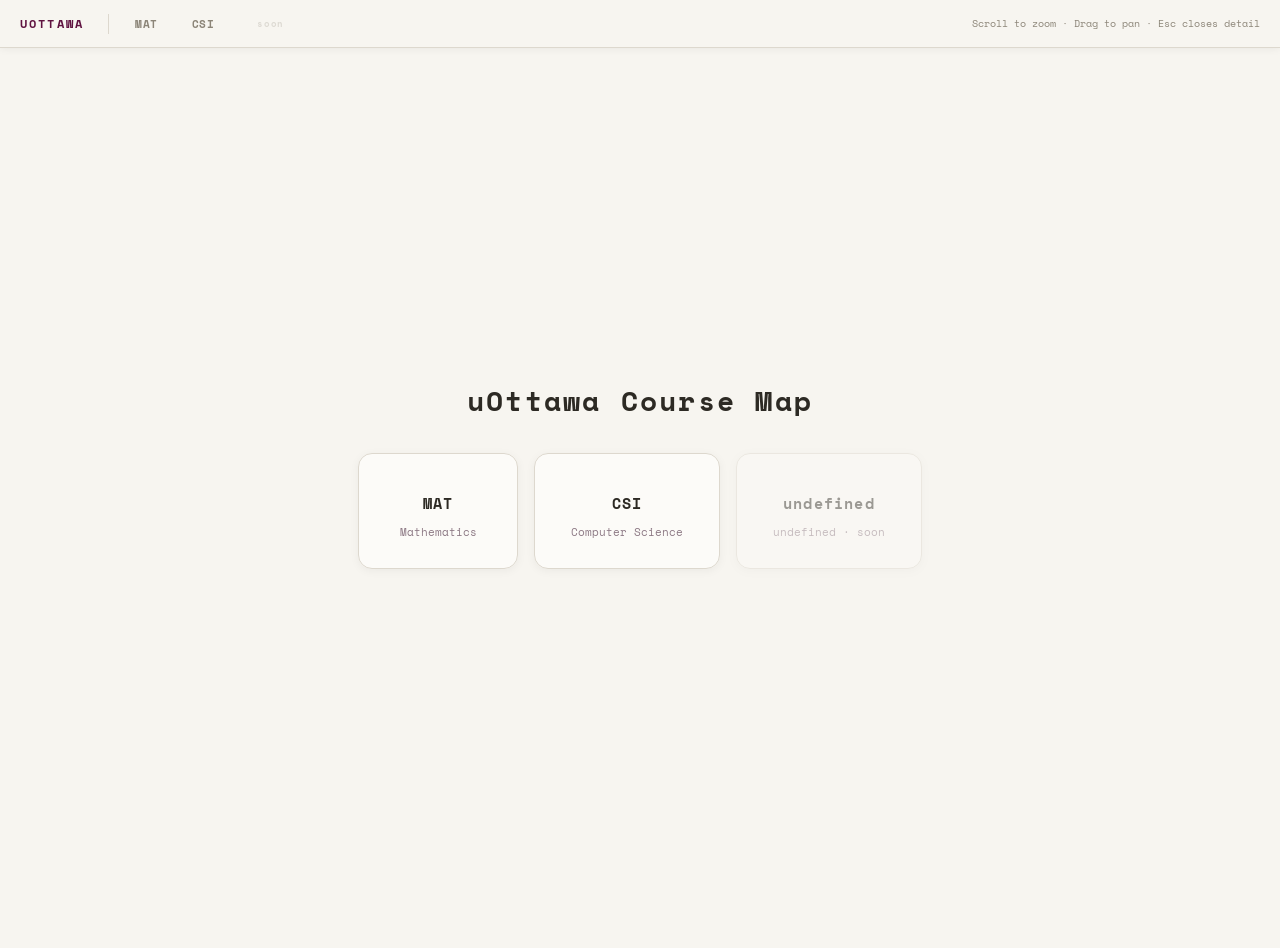
<file: index.html>
<!DOCTYPE html>
<html lang="en">
<head>
<meta charset="UTF-8">
<link rel="icon" href="favicon/favicon.ico">
<meta name="viewport" content="width=device-width, initial-scale=1.0">
<title>uOttawa · Course Map</title>
<link href="https://fonts.googleapis.com/css2?family=Space+Mono:wght@400;700&family=DM+Sans:wght@300;400;500&display=swap" rel="stylesheet">
<link rel="stylesheet" href="style.css">
<style>
  body { overflow: auto; }

  #hero {
    height: calc(100vh - 48px);
    margin-top: 48px;
    display: flex;
    flex-direction: column;
    align-items: center;
    justify-content: center;
    gap: 20px;
    text-align: center;
    padding: 40px;
  }

  #hero h1 {
    font-family: 'Space Mono', monospace;
    font-size: 28px;
    font-weight: 700;
    color: #2d2a24;
    letter-spacing: .08em;
  }

  #hero h1 span { color: #221a4e; }

  #hero p {
    font-size: 14px;
    color: #8c8578;
    max-width: 420px;
    line-height: 1.7;
  }

  .card-row {
    display: flex;
    gap: 16px;
    margin-top: 12px;
    flex-wrap: wrap;
    justify-content: center;
  }

  .dept-card {
    display: flex;
    flex-direction: column;
    align-items: center;
    gap: 10px;
    padding: 28px 36px;
    border-radius: 14px;
    border: 1.5px solid #ddd8ce;
    background: rgba(253,252,250,0.9);
    text-decoration: none;
    color: inherit;
    transition: transform .15s, box-shadow .15s, border-color .15s;
    box-shadow: 0 2px 10px rgba(0,0,0,0.05);
    min-width: 160px;
  }

  .dept-card:hover {
    transform: translateY(-3px);
    box-shadow: 0 6px 20px rgba(0,0,0,0.1);
  }

  .dept-card .label {
    font-family: 'Space Mono', monospace;
    font-size: 15px;
    font-weight: 700;
    letter-spacing: .08em;
  }

  .dept-card .sublabel {
    font-size: 11px;
    color: #8c7884;
    font-family: 'Space Mono', monospace;
  }

  .dept-card.coming-soon {
    opacity: .45;
    pointer-events: none;
  }
</style>
</head>
<body>

<nav id="nav"></nav>

<div id="hero">
  <h1>uOttawa Course Map</h1>

  <div class="card-row" id="cards"></div>
</div>

<script src="nav.js"></script>
<script>
  buildNav(null);

  // Build cards from the same PAGES array nav.js defines
  const row = document.getElementById('cards');
  PAGES.forEach(page => {
    const a = document.createElement('a');
    a.href = page.ready ? page.href : '#';
    a.className = 'dept-card' + (page.ready ? '' : ' coming-soon');

    a.innerHTML = `
      <div class="dot" style="background:${page.dot}"></div>
      <div class="label">${page.label}</div>
      <div class="sublabel">${page.title}${page.ready ? '' : ' · soon'}</div>
    `;

    a.style.borderColor = page.dot + '66';
    a.addEventListener('mouseenter', () => { if(page.ready) a.style.borderColor = page.dot; });
    a.addEventListener('mouseleave', () => { a.style.borderColor = page.dot + '66'; });

    row.appendChild(a);
  });
</script>

</body>
</html>
</file>
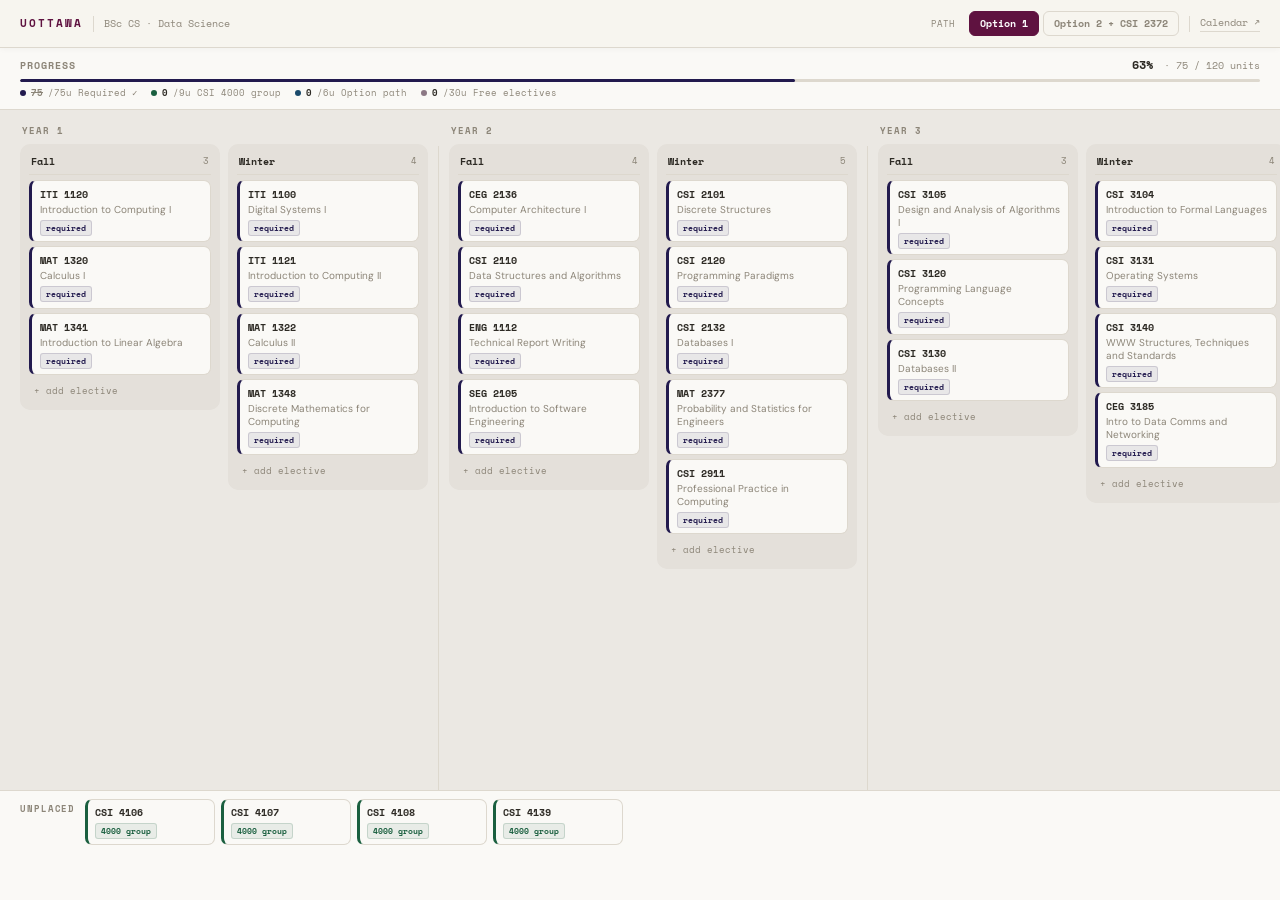
<file: csdsop.html>
<!DOCTYPE html>
<html lang="en">
<head>
<meta charset="UTF-8">
<meta name="viewport" content="width=device-width, initial-scale=1.0">
<title>uOttawa · CS Data Science Tracker</title>
<link href="https://fonts.googleapis.com/css2?family=Space+Mono:wght@400;700&family=DM+Sans:ital,wght@0,300;0,400;0,500;1,400&display=swap" rel="stylesheet">
<style>
:root {
  --bg:      #ebe8e3;
  --surface: #faf9f6;
  --border:  #ddd8ce;
  --text:    #2d2a24;
  --muted:   #8c8578;
  --accent:  #5f1240;
  --col-bg:  #e4e0da;
  --col-w:   200px;
  --nav-h:   48px;
  --prog-h:  62px;
  --pool-h:  110px;

  --c-req:     #221a4e;
  --c-grp:     #1a5f3f;
  --c-opt:     #7a3f00;
  --c-optpath: #1a4a6b;
  --c-noncomp: #6b5a3e;
  --c-free:    #5f1240;

  --mono: 'Space Mono', monospace;
  --sans: 'DM Sans', sans-serif;
}

* { box-sizing: border-box; margin: 0; padding: 0; }

body {
  background: var(--bg);
  color: var(--text);
  font-family: var(--sans);
  font-size: 13px;
  line-height: 1.5;
  height: 100vh;
  display: flex;
  flex-direction: column;
  overflow: hidden;
}

/* ── NAV ── */
#nav {
  height: var(--nav-h);
  flex-shrink: 0;
  background: rgba(247,245,240,0.98);
  border-bottom: 1px solid var(--border);
  display: flex; align-items: center;
  padding: 0 20px; gap: 10px;
  box-shadow: 0 1px 6px rgba(0,0,0,0.04);
  z-index: 100;
}
.brand {
  font-family: var(--mono); font-size: 11px; font-weight: 700;
  letter-spacing: .18em; text-transform: uppercase; color: var(--accent);
  white-space: nowrap;
}
.nsep { width: 1px; height: 16px; background: var(--border); }
.brand-sub { font-family: var(--mono); font-size: 10px; color: var(--muted); white-space: nowrap; }
.nav-sp { flex: 1; }
.opt-pills { display: flex; gap: 4px; }
.opt-pill {
  font-family: var(--mono); font-size: 10px; font-weight: 700;
  padding: 4px 10px; border-radius: 6px;
  border: 1px solid var(--border); background: transparent;
  color: var(--muted); cursor: pointer; transition: all .15s; white-space: nowrap;
}
.opt-pill:hover { color: var(--text); background: rgba(0,0,0,0.04); }
.opt-pill.active { background: var(--accent); color: #fff; border-color: var(--accent); }
.nav-link {
  font-family: var(--mono); font-size: 10px; color: var(--muted);
  text-decoration: none; border-bottom: 1px solid var(--border);
  padding-bottom: 1px; white-space: nowrap; transition: color .15s, border-color .15s;
}
.nav-link:hover { color: var(--accent); border-color: var(--accent); }

/* ── PROGRESS STRIP ── */
#prog-strip {
  height: var(--prog-h);
  flex-shrink: 0;
  background: var(--surface);
  border-bottom: 1px solid var(--border);
  padding: 8px 20px 10px;
  display: flex; flex-direction: column; gap: 5px;
}
.prog-top {
  display: flex; align-items: baseline; justify-content: space-between;
}
.prog-label {
  font-family: var(--mono); font-size: 10px; font-weight: 700;
  letter-spacing: .1em; text-transform: uppercase; color: var(--muted);
}
.prog-pct {
  font-family: var(--mono); font-size: 12px; font-weight: 700; color: var(--text);
}
.prog-pct small { font-size: 10px; font-weight: 400; color: var(--muted); margin-left: 5px; }
.prog-segs {
  display: flex; height: 4px; border-radius: 99px;
  overflow: hidden; background: var(--border); gap: 1px;
}
.pseg {
  height: 100%; border-radius: 99px;
  transition: flex-basis .5s cubic-bezier(.4,0,.2,1);
  flex: 0 0 0%;
}
.prog-rows { display: flex; gap: 14px; flex-wrap: nowrap; overflow: hidden; }
.prog-row {
  display: flex; align-items: center; gap: 5px;
  font-family: var(--mono); font-size: 9px; color: var(--muted); white-space: nowrap;
}
.pdot { width: 6px; height: 6px; border-radius: 50%; flex-shrink: 0; }
.prog-row b { color: var(--text); }
.prog-row.done b { color: var(--done-text); text-decoration: line-through; }

/* ── BOARD (8 columns side by side, horizontal scroll) ── */
#board-wrap {
  flex: 1;
  overflow-x: auto;
  overflow-y: hidden;
  padding: 14px 20px 0;
  display: flex;
  align-items: flex-start;
  gap: 8px;
  min-height: 0;
}

/* Year group: label + 2 cols */
.year-group {
  display: flex;
  flex-direction: column;
  gap: 6px;
  flex-shrink: 0;
}
.year-group-cols {
  display: flex; gap: 8px;
}
.year-tag {
  font-family: var(--mono); font-size: 9px; font-weight: 700;
  letter-spacing: .1em; text-transform: uppercase; color: var(--muted);
  padding-left: 2px;
}

/* Thin separator between years */
.year-sep {
  width: 1px;
  align-self: stretch;
  background: var(--border);
  margin: 0 2px;
  flex-shrink: 0;
  margin-top: 22px; /* skip past the year-tag height */
}

/* ── COLUMN ── */
.col {
  width: var(--col-w);
  min-width: var(--col-w);
  background: var(--col-bg);
  border-radius: 10px;
  padding: 8px 7px 7px;
  display: flex; flex-direction: column; gap: 5px;
  border: 2px solid transparent;
  transition: border-color .15s, background .15s;
  /* height = board height minus padding */
  height: 100%;
  max-height: 100%;
  overflow-y: auto;
}
.col.drag-over {
  border-color: var(--accent);
  background: rgba(95,18,64,0.05);
}
.col-header {
  display: flex; align-items: center; justify-content: space-between;
  padding: 0 2px 5px; border-bottom: 1px solid var(--border);
  flex-shrink: 0;
}
.col-title { font-family: var(--mono); font-size: 10px; font-weight: 700; color: var(--text); }
.col-count { font-family: var(--mono); font-size: 9px; color: var(--muted); }
.col-cards { display: flex; flex-direction: column; gap: 4px; flex: 1; min-height: 20px; }

/* ── CARD ── */
.card {
  background: var(--surface);
  border: 1px solid var(--border);
  border-left: 3px solid var(--border);
  border-radius: 7px;
  padding: 6px 8px 5px;
  cursor: grab;
  user-select: none;
  transition: box-shadow .12s, opacity .12s;
  position: relative;
  flex-shrink: 0;
}
.card:hover { box-shadow: 0 2px 8px rgba(0,0,0,0.09); }
.card.dragging { opacity: .35; cursor: grabbing; }
.card-code {
  font-family: var(--mono); font-size: 10px; font-weight: 700; color: var(--text);
}
.card-name {
  font-size: 10px; color: var(--muted); line-height: 1.3; margin-top: 1px;
}
.card-tag {
  display: inline-block; margin-top: 4px;
  font-family: var(--mono); font-size: 8px; font-weight: 700;
  padding: 1px 5px; border-radius: 3px;
}
.card-remove {
  position: absolute; top: 4px; right: 4px;
  background: none; border: none; font-size: 10px; color: var(--muted);
  cursor: pointer; opacity: 0; transition: opacity .12s, color .12s;
  line-height: 1; padding: 1px 3px;
}
.card:hover .card-remove { opacity: 1; }
.card-remove:hover { color: #c0392b; }

/* card left stripe by type */
.card[data-type="req"]      { border-left-color: var(--c-req); }
.card[data-type="grp"]      { border-left-color: var(--c-grp); }
.card[data-type="opt2"]     { border-left-color: var(--c-opt); }
.card[data-type="free-opt"] { border-left-color: var(--c-optpath); }
.card[data-type="free-comp"]{ border-left-color: var(--c-grp); }
.card[data-type="free-non"] { border-left-color: var(--c-noncomp); }
.card[data-type="free-gen"] { border-left-color: var(--c-free); }

/* tag pills */
.tag-req     { background: rgba(34,26,78,.08);   color: var(--c-req);     border: 1px solid rgba(34,26,78,.15);   }
.tag-grp     { background: rgba(26,95,63,.08);   color: var(--c-grp);     border: 1px solid rgba(26,95,63,.17);   }
.tag-opt2    { background: rgba(122,63,0,.08);   color: var(--c-opt);     border: 1px solid rgba(122,63,0,.15);   }
.tag-free-opt  { background: rgba(26,74,107,.08);  color: var(--c-optpath); border: 1px solid rgba(26,74,107,.15);  }
.tag-free-comp { background: rgba(26,95,63,.06);   color: var(--c-grp);     border: 1px solid rgba(26,95,63,.13);   }
.tag-free-non  { background: rgba(107,90,62,.08);  color: var(--c-noncomp); border: 1px solid rgba(107,90,62,.14);  }
.tag-free-gen  { background: rgba(95,18,64,.07);   color: var(--c-free);    border: 1px solid rgba(95,18,64,.13);   }

/* ── ADD ELECTIVE BTN ── */
.add-elec-btn {
  display: flex; align-items: center; gap: 4px;
  width: 100%; padding: 4px 5px; border-radius: 5px;
  border: none; background: transparent;
  font-family: var(--mono); font-size: 9px; color: var(--muted);
  cursor: pointer; transition: background .12s, color .12s;
  flex-shrink: 0;
}
.add-elec-btn:hover { background: rgba(0,0,0,0.06); color: var(--text); }

/* ── ELECTIVE INLINE FORM ── */
.elec-form {
  background: var(--surface); border: 1px solid var(--border);
  border-radius: 7px; padding: 7px; display: flex; flex-direction: column; gap: 5px;
  flex-shrink: 0;
}
.elec-form input, .elec-form select {
  font-family: var(--mono); font-size: 9px;
  padding: 4px 6px; border: 1px solid var(--border); border-radius: 4px;
  background: var(--bg); color: var(--text); outline: none; width: 100%;
}
.elec-form input { text-transform: uppercase; }
.elec-form input::placeholder { text-transform: none; font-style: italic; }
.elec-form input:focus, .elec-form select:focus { border-color: var(--accent); }
.elec-form-btns { display: flex; gap: 4px; }
.elec-form-btns button {
  flex: 1; font-family: var(--mono); font-size: 9px; font-weight: 700;
  padding: 4px; border-radius: 4px; border: none; cursor: pointer;
}
.elec-confirm { background: var(--accent); color: #fff; }
.elec-confirm:hover { opacity: .85; }
.elec-cancel  { background: var(--border); color: var(--text); }
.elec-err { font-family: var(--mono); font-size: 9px; color: #c0392b; }

/* ── POOL (unplaced, at bottom) ── */
#pool-section {
  height: var(--pool-h);
  flex-shrink: 0;
  background: var(--surface);
  border-top: 1px solid var(--border);
  display: flex;
  align-items: flex-start;
  padding: 8px 20px;
  gap: 10px;
  overflow-x: auto;
  overflow-y: hidden;
}
.pool-label {
  font-family: var(--mono); font-size: 9px; font-weight: 700;
  letter-spacing: .1em; text-transform: uppercase; color: var(--muted);
  white-space: nowrap; padding-top: 3px; flex-shrink: 0;
}
#pool {
  display: flex; gap: 6px; flex-wrap: wrap; align-content: flex-start;
  flex: 1; min-height: 0;
}

/* Pool cards: compact, no name, just code + tag */
#pool .card {
  width: 130px; min-width: 130px;
  padding: 5px 7px 4px;
}
#pool .card-name { display: none; }
#pool .card-tag { margin-top: 3px; }

/* Pool drop highlight */
#pool-section.drag-over {
  background: rgba(95,18,64,0.03);
}

/* Scrollbar */
::-webkit-scrollbar { width: 4px; height: 4px; }
::-webkit-scrollbar-track { background: transparent; }
::-webkit-scrollbar-thumb { background: #ccc8c0; border-radius: 3px; }
</style>
</head>
<body>

<!-- NAV -->
<nav id="nav">
  <span class="brand">uOttawa</span>
  <div class="nsep"></div>
  <span class="brand-sub">BSc CS · Data Science</span>
  <div class="nav-sp"></div>
  <span style="font-family:var(--mono);font-size:9px;color:var(--muted);margin-right:4px">PATH</span>
  <div class="opt-pills">
    <button class="opt-pill active" onclick="setOption(1)" id="optPill1">Option 1</button>
    <button class="opt-pill"        onclick="setOption(2)" id="optPill2">Option 2 + CSI 2372</button>
  </div>
  <div class="nsep"></div>
  <a class="nav-link" href="https://catalogue.uottawa.ca/en/undergrad/honours-bsc-computer-science-data-science-option/#programrequirementstext" target="_blank" rel="noopener">Calendar ↗</a>
</nav>

<!-- PROGRESS -->
<div id="prog-strip">
  <div class="prog-top">
    <span class="prog-label">Progress</span>
    <span class="prog-pct" id="progPct">0%<small id="progUnits">0 / 120 units</small></span>
  </div>
  <div class="prog-segs">
    <div class="pseg" id="ps-req"  style="background:#221a4e"></div>
    <div class="pseg" id="ps-grp"  style="background:#1a5f3f"></div>
    <div class="pseg" id="ps-opt"  style="background:#1a4a6b"></div>
    <div class="pseg" id="ps-free" style="background:#8c7884"></div>
  </div>
  <div class="prog-rows" id="progRows"></div>
</div>

<!-- BOARD: 8 columns side by side -->
<div id="board-wrap"></div>

<!-- POOL -->
<div id="pool-section">
  <span class="pool-label">Unplaced</span>
  <div id="pool"></div>
</div>

<script>
// ══════════════════════════════════════════════
// DATA
// ══════════════════════════════════════════════
const CODE_RE = /^[A-Z]{2,4} \d{4}$/;

const COURSES = [
  // Y1 Fall
  { code:'ITI 1120', name:'Introduction to Computing I',              type:'req', sem:'y1f' },
  { code:'MAT 1320', name:'Calculus I',                               type:'req', sem:'y1f' },
  { code:'MAT 1341', name:'Introduction to Linear Algebra',           type:'req', sem:'y1f' },
  // Y1 Winter
  { code:'ITI 1100', name:'Digital Systems I',                        type:'req', sem:'y1w' },
  { code:'ITI 1121', name:'Introduction to Computing II',             type:'req', sem:'y1w' },
  { code:'MAT 1322', name:'Calculus II',                              type:'req', sem:'y1w' },
  { code:'MAT 1348', name:'Discrete Mathematics for Computing',       type:'req', sem:'y1w' },
  // Y2 Fall
  { code:'CEG 2136', name:'Computer Architecture I',                  type:'req', sem:'y2f' },
  { code:'CSI 2110', name:'Data Structures and Algorithms',           type:'req', sem:'y2f' },
  { code:'ENG 1112', name:'Technical Report Writing',                 type:'req', sem:'y2f' },
  { code:'SEG 2105', name:'Introduction to Software Engineering',     type:'req', sem:'y2f' },
  // Y2 Winter
  { code:'CSI 2101', name:'Discrete Structures',                      type:'req', sem:'y2w' },
  { code:'CSI 2120', name:'Programming Paradigms',                    type:'req', sem:'y2w' },
  { code:'CSI 2132', name:'Databases I',                              type:'req', sem:'y2w' },
  { code:'MAT 2377', name:'Probability and Statistics for Engineers', type:'req', sem:'y2w' },
  { code:'CSI 2911', name:'Professional Practice in Computing',       type:'req', sem:'y2w' },
  // Y3 Fall
  { code:'CSI 3105', name:'Design and Analysis of Algorithms I',      type:'req', sem:'y3f' },
  { code:'CSI 3120', name:'Programming Language Concepts',            type:'req', sem:'y3f' },
  { code:'CSI 3130', name:'Databases II',                             type:'req', sem:'y3f' },
  // Y3 Winter
  { code:'CSI 3104', name:'Introduction to Formal Languages',         type:'req', sem:'y3w' },
  { code:'CSI 3131', name:'Operating Systems',                        type:'req', sem:'y3w' },
  { code:'CSI 3140', name:'WWW Structures, Techniques and Standards', type:'req', sem:'y3w' },
  { code:'CEG 3185', name:'Intro to Data Comms and Networking',       type:'req', sem:'y3w' },
  // Y4 Fall — unplaced elective group
  { code:'CSI 4106', name:'Introduction to Artificial Intelligence',  type:'grp', sem:'pool' },
  { code:'CSI 4107', name:'Information Retrieval and the Internet',   type:'grp', sem:'pool' },
  { code:'CSI 4108', name:'Cryptography',                             type:'grp', sem:'pool' },
  { code:'CSI 4139', name:'Design of Secure Computer Systems',        type:'grp', sem:'pool' },
  // Y4 Winter
  { code:'CSI 4142', name:'Fundamentals of Data Science',             type:'req', sem:'y4w' },
  { code:'CSI 4900', name:'Honours Project',                          type:'req', sem:'y4w' },
  // Option 2 only
  { code:'CSI 2372', name:'Advanced Programming Concepts with C++',   type:'opt2', sem:'pool' },
];

const KNOWN_CODES = new Set(COURSES.map(c => c.code));

const SEMS = [
  { id:'y1f', label:'Fall',   year:1 },
  { id:'y1w', label:'Winter', year:1 },
  { id:'y2f', label:'Fall',   year:2 },
  { id:'y2w', label:'Winter', year:2 },
  { id:'y3f', label:'Fall',   year:3 },
  { id:'y3w', label:'Winter', year:3 },
  { id:'y4f', label:'Fall',   year:4 },
  { id:'y4w', label:'Winter', year:4 },
];

// ══════════════════════════════════════════════
// STATE
// ══════════════════════════════════════════════
let placements = {}; // code -> semId | 'pool'
let extras     = []; // { code, name, type }
let selOpt     = 1;
let dragCode   = null;

function save() {
  localStorage.setItem('uo5_place',  JSON.stringify(placements));
  localStorage.setItem('uo5_extras', JSON.stringify(extras));
  localStorage.setItem('uo5_opt',    selOpt);
}
function load() {
  try {
    const p = localStorage.getItem('uo5_place');  if (p) placements = JSON.parse(p);
    const e = localStorage.getItem('uo5_extras'); if (e) extras = JSON.parse(e);
    const o = localStorage.getItem('uo5_opt');    if (o) selOpt = +o;
  } catch {}
}

function getSem(code) {
  if (placements[code] !== undefined) return placements[code];
  const c = COURSES.find(x => x.code === code);
  return c ? c.sem : 'pool';
}

function isDone(code) {
  return getSem(code) !== 'pool';
}

// ══════════════════════════════════════════════
// CATEGORISATION
// ══════════════════════════════════════════════
function getLevel(code) {
  const m = code.match(/\d/);
  return m ? +m[0] * 1000 : 9000;
}
function isOptionPath(code) {
  const pfx = code.split(' ')[0];
  const lvl = getLevel(code);
  return (['CEG','ELG','SEG'].includes(pfx) && lvl === 3000) || (pfx === 'CSI' && lvl === 4000);
}

// ══════════════════════════════════════════════
// PROGRESS
// ══════════════════════════════════════════════
function calcProgress() {
  const done = COURSES.filter(c => {
    if (c.type === 'opt2' && selOpt !== 2) return false;
    return isDone(c.code);
  });
  const rd  = done.filter(c => c.type === 'req').length  * 3;
  const gd  = done.filter(c => c.type === 'grp').length  * 3;
  const o2d = done.filter(c => c.type === 'opt2').length * 3;

  const doneEx  = extras.filter(e => isDone(e.code));
  const optd    = doneEx.filter(e => e.type === 'free-opt').length  * 3;
  const freed   = doneEx.filter(e => e.type !== 'free-opt').length  * 3;
  const tot     = rd + gd + o2d + optd + freed;
  const optNeed = selOpt === 1 ? 6 : 3;
  return { rd, gd, o2d, optd, freed, tot, optNeed };
}

function renderProgress() {
  const { rd, gd, o2d, optd, freed, tot, optNeed } = calcProgress();
  const pct = Math.min(100, Math.round(tot / 120 * 100));

  document.getElementById('progPct').childNodes[0].textContent = pct + '%';
  document.getElementById('progUnits').textContent = ` · ${tot} / 120 units`;

  const w = u => (Math.min(100, u / 120 * 100)).toFixed(2) + '%';
  document.getElementById('ps-req').style.flexBasis  = w(rd);
  document.getElementById('ps-grp').style.flexBasis  = w(gd + o2d);
  document.getElementById('ps-opt').style.flexBasis  = w(optd);
  document.getElementById('ps-free').style.flexBasis = w(freed);

  const rows = [
    { label:'Required',                  done:rd,   needed:75,      color:'#221a4e' },
    { label:'CSI 4000 group',            done:gd,   needed:9,       color:'#1a5f3f' },
    { label:'Option path',               done:optd, needed:optNeed, color:'#1a4a6b' },
    { label:'Free electives',            done:freed, needed:30,     color:'#8c7884' },
  ];

  document.getElementById('progRows').innerHTML = rows.map(r => {
    const complete = r.done >= r.needed;
    return `<div class="prog-row${complete?' done':''}">
      <div class="pdot" style="background:${r.color}"></div>
      <b>${r.done}</b>/${r.needed}u ${r.label}${complete?' ✓':''}
    </div>`;
  }).join('');
}

// ══════════════════════════════════════════════
// TAG HTML
// ══════════════════════════════════════════════
const TAG_MAP = {
  req:        ['tag-req',      'required'],
  grp:        ['tag-grp',      '4000 group'],
  opt2:       ['tag-opt2',     'option 2'],
  'free-opt': ['tag-free-opt', 'option path'],
  'free-comp':['tag-free-comp','computing'],
  'free-non': ['tag-free-non', 'non-computing'],
  'free-gen': ['tag-free-gen', 'free elective'],
};
function tagHTML(type) {
  const [cls, lbl] = TAG_MAP[type] || ['tag-free-gen','elective'];
  return `<span class="card-tag ${cls}">${lbl}</span>`;
}

// ══════════════════════════════════════════════
// CARD FACTORY
// ══════════════════════════════════════════════
function makeCard(code, name, type) {
  const isExtra = !KNOWN_CODES.has(code);
  const div = document.createElement('div');
  div.className = 'card';
  div.draggable = true;
  div.dataset.code = code;
  div.dataset.type = type;
  div.innerHTML = `
    <div class="card-code">${code}</div>
    <div class="card-name">${name}</div>
    ${tagHTML(type)}
    ${isExtra ? `<button class="card-remove" onclick="removeExtra('${code}',event)">✕</button>` : ''}
  `;
  div.addEventListener('dragstart', e => {
    dragCode = code;
    div.classList.add('dragging');
    e.dataTransfer.effectAllowed = 'move';
  });
  div.addEventListener('dragend', () => {
    div.classList.remove('dragging');
    document.querySelectorAll('.drag-over').forEach(el => el.classList.remove('drag-over'));
    dragCode = null;
  });
  return div;
}

// ══════════════════════════════════════════════
// BUILD BOARD
// ══════════════════════════════════════════════
function buildBoard() {
  const wrap = document.getElementById('board-wrap');
  wrap.innerHTML = '';

  const years = [1, 2, 3, 4];
  years.forEach((yr, yi) => {
    // Year separator (not before first)
    if (yi > 0) {
      const sep = document.createElement('div');
      sep.className = 'year-sep';
      wrap.appendChild(sep);
    }

    const group = document.createElement('div');
    group.className = 'year-group';

    const tag = document.createElement('div');
    tag.className = 'year-tag';
    tag.textContent = `Year ${yr}`;
    group.appendChild(tag);

    const cols = document.createElement('div');
    cols.className = 'year-group-cols';

    SEMS.filter(s => s.year === yr).forEach(sem => {
      const col = document.createElement('div');
      col.className = 'col';
      col.dataset.col = sem.id;

      col.innerHTML = `
        <div class="col-header">
          <span class="col-title">${sem.label}</span>
          <span class="col-count" id="cnt-${sem.id}">0</span>
        </div>
        <div class="col-cards" id="cards-${sem.id}"></div>
        <button class="add-elec-btn" onclick="openElecForm('${sem.id}')">+ add elective</button>
      `;

      col.addEventListener('dragover', e => { e.preventDefault(); col.classList.add('drag-over'); });
      col.addEventListener('dragleave', e => { if (!col.contains(e.relatedTarget)) col.classList.remove('drag-over'); });
      col.addEventListener('drop', e => {
        e.preventDefault(); col.classList.remove('drag-over');
        if (!dragCode) return;
        placements[dragCode] = sem.id;
        save(); renderAllCards();
      });

      cols.appendChild(col);
    });

    group.appendChild(cols);
    wrap.appendChild(group);
  });
}

// ══════════════════════════════════════════════
// RENDER ALL CARDS
// ══════════════════════════════════════════════
function renderAllCards() {
  // Clear
  document.querySelectorAll('.col-cards').forEach(el => el.innerHTML = '');
  document.getElementById('pool').innerHTML = '';

  // Official courses
  COURSES.forEach(c => {
    if (c.type === 'opt2' && selOpt !== 2) return;
    const sem = getSem(c.code);
    const card = makeCard(c.code, c.name, c.type);
    const target = sem === 'pool'
      ? document.getElementById('pool')
      : document.getElementById('cards-' + sem);
    if (target) target.appendChild(card);
  });

  // Extras
  extras.forEach(e => {
    const sem = getSem(e.code);
    const card = makeCard(e.code, e.name, e.type);
    const target = sem === 'pool'
      ? document.getElementById('pool')
      : document.getElementById('cards-' + sem);
    if (target) target.appendChild(card);
  });

  // Update counts
  SEMS.forEach(s => {
    const el = document.getElementById('cnt-' + s.id);
    if (el) {
      const cards = document.getElementById('cards-' + s.id);
      el.textContent = cards ? cards.children.length : 0;
    }
  });

  renderProgress();
}

// ══════════════════════════════════════════════
// POOL DROP
// ══════════════════════════════════════════════
function setupPoolDrop() {
  const ps = document.getElementById('pool-section');
  ps.addEventListener('dragover', e => { e.preventDefault(); ps.classList.add('drag-over'); });
  ps.addEventListener('dragleave', e => { if (!ps.contains(e.relatedTarget)) ps.classList.remove('drag-over'); });
  ps.addEventListener('drop', e => {
    e.preventDefault(); ps.classList.remove('drag-over');
    if (!dragCode) return;
    placements[dragCode] = 'pool';
    save(); renderAllCards();
  });
}

// ══════════════════════════════════════════════
// ELECTIVE FORM
// ══════════════════════════════════════════════
function openElecForm(semId) {
  closeElecForms();
  const container = document.getElementById('cards-' + semId);
  const form = document.createElement('div');
  form.className = 'elec-form';
  form.id = 'ef-' + semId;
  form.innerHTML = `
    <input  id="ef-code-${semId}" placeholder="Code e.g. ECO 1100" maxlength="10" autocomplete="off" />
    <input  id="ef-name-${semId}" placeholder="Name (optional)" style="text-transform:none" />
    <select id="ef-type-${semId}">
      <option value="free-opt">Option path (CEG/ELG/SEG 3000 or CSI 4000)</option>
      <option value="free-comp">Computing elective (CSI)</option>
      <option value="free-non">Non-computing elective</option>
      <option value="free-gen">Free elective</option>
    </select>
    <div class="elec-err" id="ef-err-${semId}"></div>
    <div class="elec-form-btns">
      <button class="elec-confirm" onclick="confirmElec('${semId}')">Add</button>
      <button class="elec-cancel"  onclick="closeElecForms()">Cancel</button>
    </div>
  `;
  container.appendChild(form);

  const inp = document.getElementById('ef-code-' + semId);
  inp.focus();
  inp.addEventListener('input', () => { inp.value = inp.value.toUpperCase().replace(/[^A-Z0-9 ]/g,''); });
  inp.addEventListener('blur', () => {
    const raw = inp.value.trim().replace(/\s+/,' ');
    if (CODE_RE.test(raw)) {
      const sel = document.getElementById('ef-type-' + semId);
      sel.value = isOptionPath(raw) ? 'free-opt' : raw.startsWith('CSI') ? 'free-comp' : 'free-non';
    }
  });
  inp.addEventListener('keydown', ev => {
    if (ev.key === 'Enter') confirmElec(semId);
    if (ev.key === 'Escape') closeElecForms();
  });
}

function closeElecForms() {
  document.querySelectorAll('.elec-form').forEach(f => f.remove());
}

function confirmElec(semId) {
  const raw  = document.getElementById('ef-code-' + semId).value.trim().toUpperCase().replace(/\s+/,' ');
  const name = document.getElementById('ef-name-' + semId).value.trim() || 'Elective';
  const type = document.getElementById('ef-type-' + semId).value;
  const err  = document.getElementById('ef-err-'  + semId);

  if (!CODE_RE.test(raw))                              { err.textContent = 'Format: ABC 1234'; return; }
  if (KNOWN_CODES.has(raw) || extras.find(e=>e.code===raw)) { err.textContent = 'Already in plan'; return; }

  extras.push({ code:raw, name, type });
  placements[raw] = semId;
  save(); closeElecForms(); renderAllCards();
}

function removeExtra(code, ev) {
  ev.stopPropagation();
  extras = extras.filter(e => e.code !== code);
  delete placements[code];
  save(); renderAllCards();
}

// ══════════════════════════════════════════════
// OPTION TOGGLE
// ══════════════════════════════════════════════
function setOption(n) {
  selOpt = n;
  document.getElementById('optPill1').classList.toggle('active', n===1);
  document.getElementById('optPill2').classList.toggle('active', n===2);
  if (n === 1) placements['CSI 2372'] = 'pool';
  save(); renderAllCards();
}

// ══════════════════════════════════════════════
// INIT
// ══════════════════════════════════════════════
load();
document.getElementById('optPill1').classList.toggle('active', selOpt===1);
document.getElementById('optPill2').classList.toggle('active', selOpt===2);
buildBoard();
setupPoolDrop();
renderAllCards();
</script>
</body>
</html>
</file>
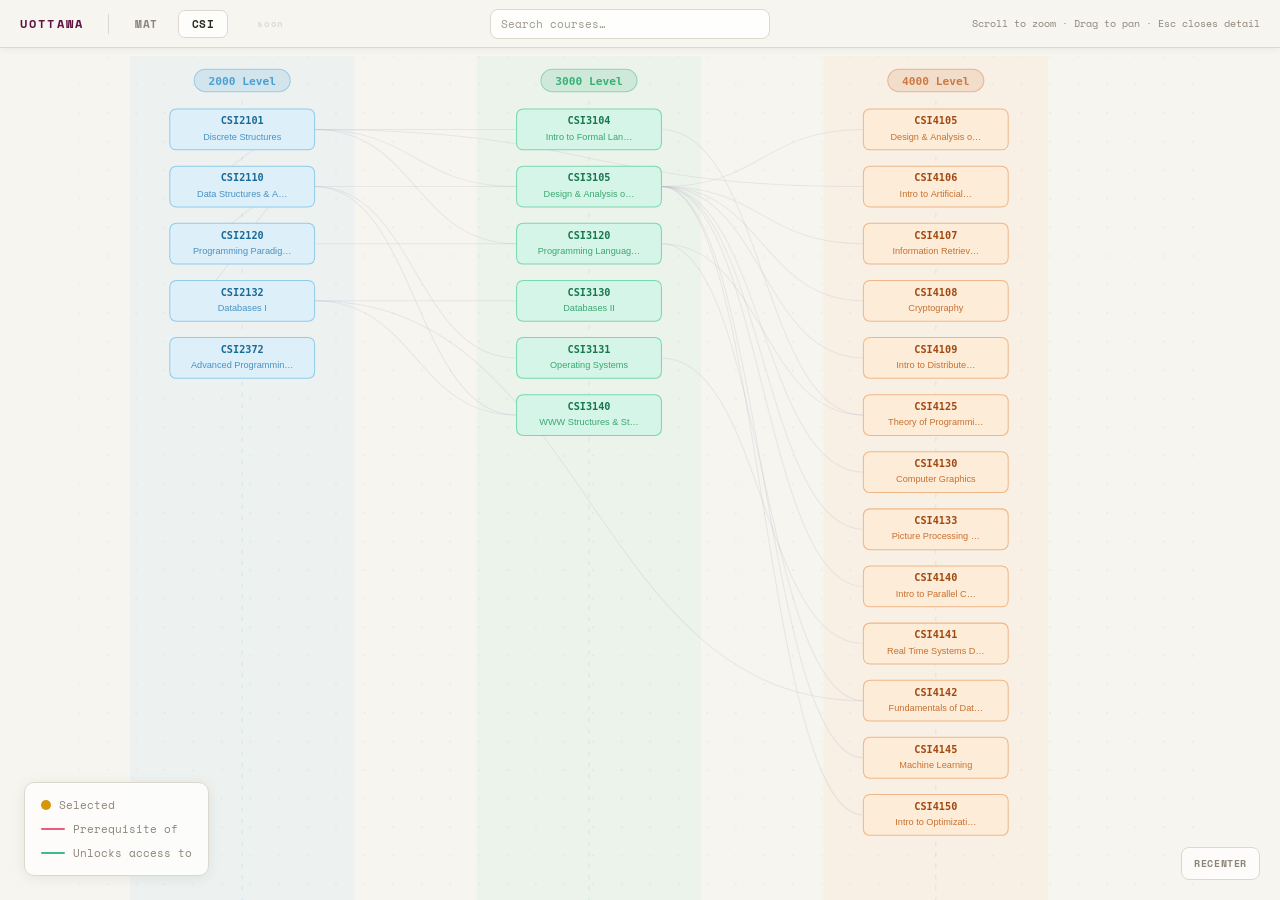
<file: csi.html>
<!DOCTYPE html>
<html lang="en">
<head>
<meta charset="UTF-8">
<link rel="icon" href="favicon/favicon.ico">
<meta name="viewport" content="width=device-width, initial-scale=1.0">
<title>uOttawa · CSI Course Map</title>
<link href="https://fonts.googleapis.com/css2?family=Space+Mono:wght@400;700&family=DM+Sans:wght@300;400;500&display=swap" rel="stylesheet">
<link rel="stylesheet" href="style.css">
</head>
<body>

<nav id="nav"></nav>

<div id="info-panel">
  <h2 id="panel-code"></h2>
  <div class="course-name" id="panel-name"></div>
  <div id="panel-prereq-section" style="display:none">
    <div class="section-title section-prereq">▲ Prerequisites</div>
    <div class="chip-list" id="panel-prereqs"></div>
  </div>
  <div id="panel-unlock-section" style="display:none">
    <div class="section-title section-unlock">▼ Unlocks</div>
    <div class="chip-list" id="panel-unlocks"></div>
  </div>
  <div class="description" id="panel-desc"></div>
</div>

<div id="legend">
  <div class="legend-item"><div class="legend-dot" style="background:#d4960a"></div> Selected</div>
  <div class="legend-item"><div class="legend-line" style="background:#e85d7a"></div> Prerequisite of</div>
  <div class="legend-item"><div class="legend-line" style="background:#3db891"></div> Unlocks access to</div>
</div>


<div id="canvas-stage">
  <canvas id="cv"></canvas>
  <button type="button" id="recenter-view" class="map-control-btn" aria-label="Recenter map in view">Recenter</button>
</div>

<script src="nav.js"></script>

<script>
// ── Course data ──────────────────────────────────────────────────────────────
// Prereqs listed are CSI-only; MAT/ITI deps shown in description & panel
// ITI prereqs (1121 etc.) are entry-level and not in this map — omitted from graph
const COURSES = {

  // ── 2000 level ────────────────────────────────────────────────────────────
  "CSI2101": {
    name: "Discrete Structures",
    desc: "Predicate logic, proof techniques, induction, graph theory, program correctness, recurrence relations, integer properties and basic cryptography.",
    prereqs: [],
    level: 2000
  },
  "CSI2110": {
    name: "Data Structures & Algorithms",
    desc: "Abstract data types, complexity analysis, trees, search (balanced trees, hashing), sorting, graph algorithms, string matching.",
    prereqs: ["CSI2101"],
    level: 2000
  },
  "CSI2120": {
    name: "Programming Paradigms",
    desc: "Object-oriented, imperative, logic, and functional paradigms. Programming in multiple languages. Constraint-based, rule-based, and event-driven overviews.",
    prereqs: ["CSI2110"],
    level: 2000
  },
  "CSI2132": {
    name: "Databases I",
    desc: "Entity-Relationship modelling, relational algebra, SQL, embedded SQL, functional dependencies, normalization, physical database design. Team project.",
    prereqs: ["CSI2110"],
    level: 2000
  },
  "CSI2372": {
    name: "Advanced Programming in C++",
    desc: "C++ vs Java, pointers, memory management, OOP in C++, file I/O, templates and STL, numerical computation, hardware interfacing.",
    prereqs: [],
    level: 2000
  },

  // ── 3000 level ────────────────────────────────────────────────────────────
  "CSI3104": {
    name: "Intro to Formal Languages",
    desc: "Regular languages, finite automata, Kleene's theorem, context-free languages, pushdown automata, decidability, Turing machines, halting problem.",
    prereqs: ["CSI2101"],
    level: 3000
  },
  "CSI3105": {
    name: "Design & Analysis of Algorithms I",
    desc: "Worst-case & complexity analysis, asymptotic notation. Brute force, divide & conquer, dynamic programming, greedy, backtracking. P, NP, NP-complete.",
    prereqs: ["CSI2110", "CSI2101"],
    level: 3000
  },
  "CSI3120": {
    name: "Programming Language Concepts",
    desc: "Design criteria for languages, syntactic & semantic description, scripting languages, data types, control structures, subprograms, concurrency basics.",
    prereqs: ["CSI2101", "CSI2120"],
    level: 3000
  },
  "CSI3130": {
    name: "Databases II",
    desc: "Advanced physical DB design, query processing & optimization, transaction processing, concurrency control, OO databases, distributed DBs, data warehousing.",
    prereqs: ["CSI2132"],
    level: 3000
  },
  "CSI3131": {
    name: "Operating Systems",
    desc: "Process management, scheduling, concurrency, CPU scheduling, memory management, virtual memory, mass storage, I/O, file systems, security.",
    prereqs: ["CSI2110"],
    level: 3000
  },
  "CSI3140": {
    name: "WWW Structures & Standards",
    desc: "Web infrastructure, servers, browsers, protocols, search engine architecture, HTML/XML, web interfaces, cookies, Semantic Web, ontologies, web services.",
    prereqs: ["CSI2110", "CSI2132"],
    level: 3000
  },

  // ── 4000 level ────────────────────────────────────────────────────────────
  "CSI4105": {
    name: "Design & Analysis of Algorithms II",
    desc: "NP-completeness theory, methods for NP-complete problems. Topics from combinatorial optimization, computational geometry, cryptography, parallel algorithms.",
    prereqs: ["CSI3105"],
    level: 4000
  },
  "CSI4106": {
    name: "Intro to Artificial Intelligence",
    desc: "Knowledge representation, search (informed, adversarial), deduction, uncertainty, NLP introduction, planning elements, machine learning basics.",
    prereqs: ["CSI2101"],
    level: 4000
  },
  "CSI4107": {
    name: "Information Retrieval & Internet",
    desc: "Indexing, query processing, linguistic aspects, AI approaches to IR, search engines, server/client programming for IR.",
    prereqs: ["CSI3105"],
    level: 4000
  },
  "CSI4108": {
    name: "Cryptography",
    desc: "Secure communication, one-way functions, trap-door functions, pseudorandom generators, public/private-key encryption, digital signatures, zero-knowledge proofs.",
    prereqs: ["CSI3105"],
    level: 4000
  },
  "CSI4109": {
    name: "Intro to Distributed Computing",
    desc: "Computational models, communication complexity, distributed algorithm design & analysis, control algorithms, asynchronous/synchronous computations, fault tolerance.",
    prereqs: ["CSI3105"],
    level: 4000
  },
  "CSI4125": {
    name: "Theory of Programming Languages",
    desc: "Formal semantics, attribute grammars, denotational/operational/axiomatic semantics, lambda-calculus, logic programming semantics, abstract data types, process algebras.",
    prereqs: ["CSI3104", "CSI3120"],
    level: 4000
  },
  "CSI4130": {
    name: "Computer Graphics",
    desc: "Display data structures, graphics pipeline, geometric transformations, 3D viewing, illumination and colour models, 2D/3D object modelling.",
    prereqs: ["CSI3105"],
    level: 4000
  },
  "CSI4133": {
    name: "Picture Processing & Analysis",
    desc: "Digital picture representation, visual perception, imaging geometry, image enhancement/restoration, segmentation, content-based analysis, compression standards.",
    prereqs: ["CSI3105"],
    level: 4000
  },
  "CSI4140": {
    name: "Intro to Parallel Computing",
    desc: "Parallel computation models, parallel architectures, interconnection networks, MPI/OpenMP, parallel algorithm design, load balancing, parallel sorting & graph algorithms.",
    prereqs: ["CSI3105"],
    level: 4000
  },
  "CSI4141": {
    name: "Real Time Systems Design",
    desc: "Real-time system characteristics, reliability, fault tolerance, concurrency, synchronization, scheduling, real-time design methodologies.",
    prereqs: ["CSI3131"],
    level: 4000
  },
  "CSI4142": {
    name: "Fundamentals of Data Science",
    desc: "Big data, data preparation, pattern mining, classification, clustering, anomaly detection, model evaluation, data warehousing, visualization.",
    prereqs: ["CSI2132", "CSI3120"],
    level: 4000
  },
  "CSI4145": {
    name: "Machine Learning",
    desc: "Supervised, unsupervised, and reinforcement learning. Regression, classification, density estimation, and clustering algorithms.",
    prereqs: ["CSI3105"],
    level: 4000
  },
  "CSI4150": {
    name: "Intro to Optimization Methods",
    desc: "Linear programming, simplex method, duality, sensitivity analysis, interior point methods, integer linear programs, branch-and-bound, cutting plane algorithms.",
    prereqs: ["CSI3105"],
    level: 4000
  },
};

// ── Unlock map ───────────────────────────────────────────────────────────────
const UNLOCKS = {};
for (const code of Object.keys(COURSES)) UNLOCKS[code] = [];
for (const [code, data] of Object.entries(COURSES))
  for (const pre of data.prereqs)
    if (COURSES[pre]) UNLOCKS[pre].push(code);

// ── Pastel palette per level ─────────────────────────────────────────────────
// CSI uses a blue/teal/green/coral scheme distinct from MAT
const LV = {
  2000: { strip:'rgba(100,190,255,0.07)', header:'#4a9fd4', nodeFill:'#ddf0fa', nodeBorder:'#90ccea', codeColor:'#1a6898', nameColor:'#4a90c0' },
  3000: { strip:'rgba(90,210,160,0.07)',  header:'#36b07a', nodeFill:'#d5f5e8', nodeBorder:'#78d8b0', codeColor:'#17784e', nameColor:'#38a870' },
  4000: { strip:'rgba(255,160,100,0.08)', header:'#d07840', nodeFill:'#fdecd8', nodeBorder:'#f0b888', codeColor:'#a04810', nameColor:'#c87030' },
};

// ── Layout ───────────────────────────────────────────────────────────────────
const LEVEL_X = { 2000:160, 3000:500, 4000:840 };
const NODE_W=142, NODE_H=40, NODE_R=7, V_GAP=56, PAD=72;
const NAV_H = 48;

const byLevel = {2000:[],3000:[],4000:[]};
for (const [code,d] of Object.entries(COURSES)) byLevel[d.level].push(code);

const positions = {};
for (const [lv,codes] of Object.entries(byLevel))
  codes.forEach((code,i) => { positions[code] = { x:LEVEL_X[lv], y:PAD+i*V_GAP }; });

const canvas = document.getElementById('cv');
const ctx    = canvas.getContext('2d');
const CANVAS_W = 1100;
const maxN = Math.max(...Object.values(byLevel).map(a=>a.length));
const CANVAS_H = PAD*2 + maxN*V_GAP + 20;

const DEFAULT_MAP_SCALE = 1.02;
let sel = null;
let transform = { x:0, y:0, scale:DEFAULT_MAP_SCALE };
let isDragging = false, dragStart = {}, panStart = {};
const DPR_CAP = 2;
let lastCanvasBuf = { w: 0, h: 0 };

function deviceDpr() { return Math.min(window.devicePixelRatio || 1, DPR_CAP); }

function syncCanvasSize() {
  const dpr = deviceDpr(), s = transform.scale;
  const bw = Math.max(1, Math.round(CANVAS_W * s * dpr));
  const bh = Math.max(1, Math.round(CANVAS_H * s * dpr));
  if (bw !== lastCanvasBuf.w || bh !== lastCanvasBuf.h) {
    canvas.width = bw;
    canvas.height = bh;
    lastCanvasBuf.w = bw;
    lastCanvasBuf.h = bh;
  }
  canvas.style.width = (CANVAS_W * s) + 'px';
  canvas.style.height = (CANVAS_H * s) + 'px';
  canvas.style.position = 'absolute';
  canvas.style.left = transform.x + 'px';
  canvas.style.top = transform.y + 'px';
  canvas.style.marginTop = '';
  canvas.style.transform = '';
}

function lerp(a,b,t) { return a+(b-a)*t; }

function drawRR(x,y,w,h,r) {
  ctx.beginPath();
  ctx.moveTo(x+r,y); ctx.lineTo(x+w-r,y);
  ctx.quadraticCurveTo(x+w,y,x+w,y+r); ctx.lineTo(x+w,y+h-r);
  ctx.quadraticCurveTo(x+w,y+h,x+w-r,y+h); ctx.lineTo(x+r,y+h);
  ctx.quadraticCurveTo(x,y+h,x,y+h-r); ctx.lineTo(x,y+r);
  ctx.quadraticCurveTo(x,y,x+r,y); ctx.closePath();
}

function render() {
  syncCanvasSize();
  const dpr = deviceDpr(), s = transform.scale;
  ctx.setTransform(1, 0, 0, 1, 0, 0);
  ctx.clearRect(0, 0, canvas.width, canvas.height);
  ctx.setTransform(s * dpr, 0, 0, s * dpr, 0, 0);
  ctx.fillStyle='#f7f5f0'; ctx.fillRect(0,0,CANVAS_W,CANVAS_H);

  // Dot grid
  ctx.fillStyle='rgba(0,0,0,0.045)';
  for(let x=0;x<CANVAS_W;x+=28) for(let y=0;y<CANVAS_H;y+=28){
    ctx.beginPath(); ctx.arc(x,y,1,0,Math.PI*2); ctx.fill();
  }

  // Column tinted strips
  for(const[lv,cx] of Object.entries(LEVEL_X)){
    ctx.fillStyle=LV[lv].strip; ctx.fillRect(cx-110,0,220,CANVAS_H);
  }

  // Level pill headers
  ctx.textAlign='center';
  for(const[lv,cx] of Object.entries(LEVEL_X)){
    const label=lv+' Level';
    ctx.font='700 11px "Space Mono",monospace';
    const tw=ctx.measureText(label).width, px=14, ph=22;
    ctx.fillStyle=LV[lv].header+'28';
    ctx.beginPath(); ctx.roundRect(cx-tw/2-px,13,tw+px*2,ph,ph/2); ctx.fill();
    ctx.strokeStyle=LV[lv].header+'70'; ctx.lineWidth=1; ctx.stroke();
    ctx.fillStyle=LV[lv].header; ctx.fillText(label,cx,28);
    ctx.strokeStyle=LV[lv].header+'28'; ctx.lineWidth=1; ctx.setLineDash([4,7]);
    ctx.beginPath(); ctx.moveTo(cx,44); ctx.lineTo(cx,CANVAS_H-10); ctx.stroke();
    ctx.setLineDash([]);
  }

  const prereqSet = sel ? new Set(COURSES[sel].prereqs.filter(p=>COURSES[p])) : new Set();
  const unlockSet = sel ? new Set(UNLOCKS[sel]) : new Set();

  // Edges
  for(const[code,d] of Object.entries(COURSES)){
    for(const pre of d.prereqs){
      if(!COURSES[pre]||!positions[pre]||!positions[code]) continue;
      const p1=positions[pre], p2=positions[code];
      const isPreH=sel===code&&prereqSet.has(pre);
      const isUnH =sel===pre &&unlockSet.has(code);
      const active=isPreH||isUnH;
      ctx.globalAlpha=sel?(active?1:0.05):0.25;
      const mx=lerp(p1.x+NODE_W/2,p2.x-NODE_W/2,0.5);
      ctx.beginPath();
      ctx.moveTo(p1.x+NODE_W/2,p1.y);
      ctx.bezierCurveTo(mx,p1.y,mx,p2.y,p2.x-NODE_W/2,p2.y);
      if(isPreH){ ctx.strokeStyle='#e85d7a'; ctx.lineWidth=2.5; }
      else if(isUnH){ ctx.strokeStyle='#3db891'; ctx.lineWidth=2.5; }
      else { ctx.strokeStyle='#bbb4c8'; ctx.lineWidth=1; }
      ctx.stroke();
    }
  }
  ctx.globalAlpha=1;

  // Nodes
  for(const[code,d] of Object.entries(COURSES)){
    const pos=positions[code]; if(!pos) continue;
    const nx=pos.x-NODE_W/2, ny=pos.y-NODE_H/2, lv=d.level;
    const isSel=code===sel, isPre=prereqSet.has(code), isUnl=unlockSet.has(code);
    ctx.globalAlpha=sel&&!isSel&&!isPre&&!isUnl?0.25:1;
    drawRR(nx,ny,NODE_W,NODE_H,NODE_R);
    ctx.fillStyle=isSel?'#fff8e0':isPre?'#ffedf0':isUnl?'#e6faf4':LV[lv].nodeFill; ctx.fill();
    ctx.lineWidth=isSel||isPre||isUnl?1.8:1;
    ctx.strokeStyle=isSel?'#d4960a':isPre?'#e85d7a':isUnl?'#3db891':LV[lv].nodeBorder;
    drawRR(nx,ny,NODE_W,NODE_H,NODE_R); ctx.stroke();
    ctx.font='700 10px "Space Mono",monospace'; ctx.textAlign='center';
    ctx.fillStyle=isSel?'#b07808':isPre?'#c03058':isUnl?'#1a7a60':LV[lv].codeColor;
    ctx.fillText(code,pos.x,pos.y-5);
    const short=d.name.length>20?d.name.slice(0,19)+'…':d.name;
    ctx.font='400 9px "DM Sans",sans-serif';
    ctx.fillStyle=isSel?'#c09020':isPre?'#d06070':isUnl?'#40a880':LV[lv].nameColor;
    ctx.fillText(short,pos.x,pos.y+10);
    ctx.globalAlpha=1;
  }
}

// ── Events ───────────────────────────────────────────────────────────────────
canvas.addEventListener('mousedown',e=>{
  isDragging=false;
  dragStart={x:e.clientX,y:e.clientY};
  panStart={x:transform.x,y:transform.y};
});
canvas.addEventListener('mousemove',e=>{
  if(!(e.buttons&1)) return;
  const dx=e.clientX-dragStart.x, dy=e.clientY-dragStart.y;
  if(Math.abs(dx)>3||Math.abs(dy)>3){
    isDragging=true; transform.x=panStart.x+dx; transform.y=panStart.y+dy; requestAnimationFrame(render);
  }
});
canvas.addEventListener('mouseup',e=>{
  if(!isDragging){
    const rect=canvas.getBoundingClientRect();
    const sx=((e.clientX-rect.left)/rect.width)*CANVAS_W;
    const sy=((e.clientY-rect.top)/rect.height)*CANVAS_H;
    let hit=null;
    for(const[code,pos] of Object.entries(positions)){
      if(sx>=pos.x-NODE_W/2&&sx<=pos.x+NODE_W/2&&sy>=pos.y-NODE_H/2&&sy<=pos.y+NODE_H/2){hit=code;break;}
    }
    if(hit){ sel=sel===hit?null:hit; sel?showPanel(hit):hidePanel(); }
    else { sel=null; hidePanel(); }
    requestAnimationFrame(render);
  }
  isDragging=false;
});
canvas.addEventListener('wheel',e=>{
  e.preventDefault();
  const rect=canvas.getBoundingClientRect();
  const cx=e.clientX-rect.left, cy=e.clientY-rect.top;
  const f=e.deltaY<0?1.1:0.91;
  const ns=Math.min(3,Math.max(0.25,transform.scale*f)), r=ns/transform.scale;
  transform.x=cx-r*(cx-transform.x); transform.y=cy-r*(cy-transform.y); transform.scale=ns;
  requestAnimationFrame(render);
},{passive:false});

// ── Panel ─────────────────────────────────────────────────────────────────────
function showPanel(code){
  const d=COURSES[code];
  document.getElementById('panel-code').textContent=code;
  document.getElementById('panel-name').textContent=d.name;
  document.getElementById('panel-desc').textContent=d.desc;
  const preEl=document.getElementById('panel-prereq-section');
  const prereqs=d.prereqs.filter(p=>COURSES[p]);
  if(prereqs.length){
    preEl.style.display='block';
    document.getElementById('panel-prereqs').innerHTML=prereqs.map(p=>
      `<span class="chip chip-prereq" onclick="selectCourse('${p}')">${p}</span>`).join('');
  } else preEl.style.display='none';
  const unlEl=document.getElementById('panel-unlock-section');
  const unlocks=UNLOCKS[code]||[];
  if(unlocks.length){
    unlEl.style.display='block';
    document.getElementById('panel-unlocks').innerHTML=unlocks.map(u=>
      `<span class="chip chip-unlock" onclick="selectCourse('${u}')">${u}</span>`).join('');
  } else unlEl.style.display='none';
  document.getElementById('info-panel').classList.add('visible');
}
function hidePanel(){ document.getElementById('info-panel').classList.remove('visible'); }
function selectCourse(code){
  sel=code; showPanel(code);
  const pos=positions[code];
  if(pos){
    transform.x=window.innerWidth/2 - pos.x*transform.scale;
    transform.y=window.innerHeight/2 - NAV_H - pos.y*transform.scale;
  }
  requestAnimationFrame(render);
}

function clearSelection(){
  sel=null;
  hidePanel();
  requestAnimationFrame(render);
}

function recenterView(){
  transform.scale = DEFAULT_MAP_SCALE;
  transform.x = (window.innerWidth - CANVAS_W * transform.scale) / 2;
  transform.y = 8;
  requestAnimationFrame(render);
}

function setupCourseSearch(){
  const nav=document.getElementById('nav');
  const hint=nav.querySelector('.hint-text');
  if(!hint||nav.querySelector('.nav-search')) return;
  const wrap=document.createElement('div');
  wrap.className='nav-search';
  wrap.innerHTML='<input type="text" class="nav-search-input" placeholder="Search courses…" aria-label="Search courses" autocomplete="off"><div class="nav-search-results" hidden></div>';
  nav.insertBefore(wrap,hint);
  const input=wrap.querySelector('.nav-search-input');
  const results=wrap.querySelector('.nav-search-results');
  function hideResults(){ results.hidden=true; results.innerHTML=''; }
  function runSearch(q){
    const t=q.trim().toLowerCase();
    if(!t){ hideResults(); return; }
    const list=Object.entries(COURSES).filter(([code,d])=>
      code.toLowerCase().includes(t)||d.name.toLowerCase().includes(t)).slice(0,12);
    if(!list.length){ hideResults(); return; }
    results.innerHTML='';
    for(const [code,d] of list){
      const btn=document.createElement('button');
      btn.type='button';
      btn.className='nav-search-item';
      btn.dataset.code=code;
      const c=document.createElement('span'); c.className='ns-code'; c.textContent=code;
      const n=document.createElement('span'); n.className='ns-name'; n.textContent=d.name;
      btn.appendChild(c); btn.appendChild(n);
      results.appendChild(btn);
    }
    results.hidden=false;
  }
  input.addEventListener('input',()=>runSearch(input.value));
  input.addEventListener('keydown',e=>{
    if(e.key!=='Escape') return;
    if(!results.hidden&&results.innerHTML){ hideResults(); e.preventDefault(); e.stopPropagation(); return; }
    input.blur();
  });
  results.addEventListener('click',e=>{
    const btn=e.target.closest('.nav-search-item');
    if(!btn) return;
    hideResults();
    input.value='';
    selectCourse(btn.dataset.code);
  });
  document.addEventListener('click',e=>{ if(!wrap.contains(e.target)) hideResults(); });
}

document.addEventListener('keydown',e=>{
  if(e.key!=='Escape') return;
  const results=document.querySelector('.nav-search-results');
  if(results&&!results.hidden&&results.innerHTML){ results.hidden=true; results.innerHTML=''; return; }
  const panel=document.getElementById('info-panel');
  if(!panel.classList.contains('visible')) return;
  clearSelection();
});

document.addEventListener('mousedown',e=>{
  const panel=document.getElementById('info-panel');
  if(!panel.classList.contains('visible')) return;
  if(e.target.closest('#info-panel')) return;
  if(e.target===canvas||e.target.closest('#canvas-stage')) return;
  clearSelection();
});

window.addEventListener('resize',()=>{
  transform.x=(window.innerWidth-CANVAS_W*transform.scale)/2;
  requestAnimationFrame(render);
});

// ── Boot ──────────────────────────────────────────────────────────────────────
buildNav('csi');
setupCourseSearch();
document.getElementById('recenter-view').addEventListener('click',()=>recenterView());
transform.x = (window.innerWidth - CANVAS_W*transform.scale) / 2;
transform.y = 8;
requestAnimationFrame(render);
</script>
</body>
</html>
</file>
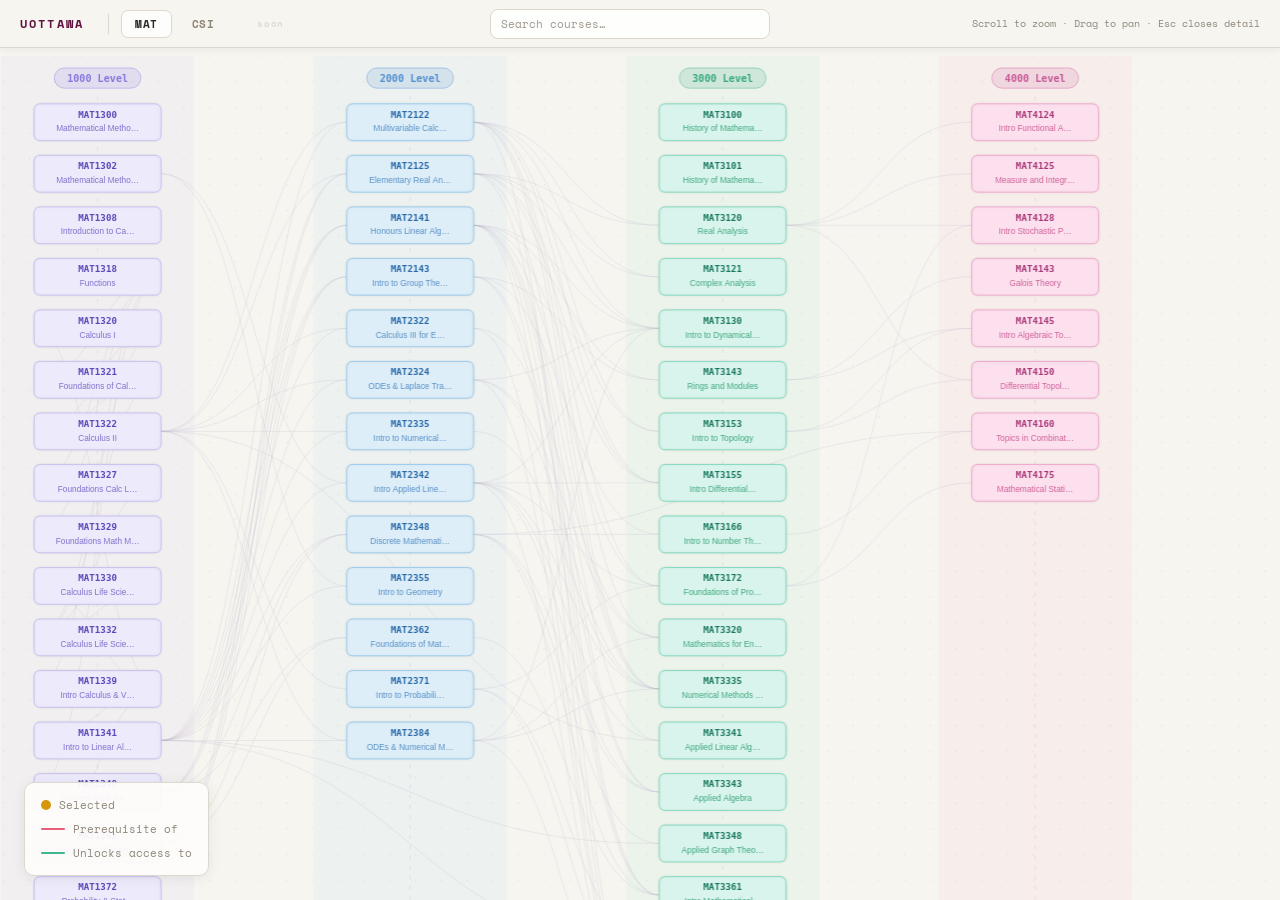
<file: mat.html>
<!DOCTYPE html>
<html lang="en">
<head>
<meta charset="UTF-8">
<link rel="icon" href="favicon/favicon.ico">
<meta name="viewport" content="width=device-width, initial-scale=1.0">
<title>uOttawa · MAT Course Map</title>
<link href="https://fonts.googleapis.com/css2?family=Space+Mono:wght@400;700&family=DM+Sans:wght@300;400;500&display=swap" rel="stylesheet">
<link rel="stylesheet" href="style.css">
</head>
<body>

<!-- ── Navigation (built by nav.js) ─────────────────────────────────────── -->
<nav id="nav"></nav>

<!-- ── Side panel ───────────────────────────────────────────────────────── -->
<div id="info-panel">
  <h2 id="panel-code"></h2>
  <div class="course-name" id="panel-name"></div>
  <div id="panel-prereq-section" style="display:none">
    <div class="section-title section-prereq">▲ Prerequisites</div>
    <div class="chip-list" id="panel-prereqs"></div>
  </div>
  <div id="panel-unlock-section" style="display:none">
    <div class="section-title section-unlock">▼ Unlocks</div>
    <div class="chip-list" id="panel-unlocks"></div>
  </div>
  <div class="description" id="panel-desc"></div>
</div>

<!-- ── Legend ───────────────────────────────────────────────────────────── -->
<div id="legend">
  <div class="legend-item"><div class="legend-dot" style="background:#d4960a"></div> Selected</div>
  <div class="legend-item"><div class="legend-line" style="background:#e85d7a"></div> Prerequisite of</div>
  <div class="legend-item"><div class="legend-line" style="background:#3db891"></div> Unlocks access to</div>
</div>


<!-- ── Canvas ───────────────────────────────────────────────────────────── -->
<div id="canvas-stage"><canvas id="cv"></canvas></div>

<!-- ── Shared nav ───────────────────────────────────────────────────────── -->
<script src="nav.js"></script>

<script>
// ── Course data ─────────────────────────────────────────────────────────────
const COURSES = {
  // 1000 level
  "MAT1300": { name: "Mathematical Methods I",          desc: "Review of elementary functions, limits, differential & integral calculus in one variable, partial derivatives.", prereqs: [], level: 1000 },
  "MAT1302": { name: "Mathematical Methods II",         desc: "Systems of linear equations, matrix algebra, determinants, eigenvalues, vector spaces.", prereqs: [], level: 1000 },
  "MAT1308": { name: "Introduction to Calculus",        desc: "Intro to limits, differential and integral calculus in one variable. For Arts/Social Sciences.", prereqs: [], level: 1000 },
  "MAT1318": { name: "Functions",                       desc: "Polynomial, rational, logarithmic, exponential and trigonometric functions. Upgrading course.", prereqs: [], level: 1000 },
  "MAT1320": { name: "Calculus I",                      desc: "Limits, derivatives, integration, fundamental theorem of calculus, techniques of integration.", prereqs: ["MAT1339"], level: 1000 },
  "MAT1321": { name: "Foundations of Calculus I",       desc: "Derivatives from limits, analysis of functions, the definite integral, numerical integration.", prereqs: ["MAT1318"], level: 1000 },
  "MAT1322": { name: "Calculus II",                     desc: "Improper integrals, applications, separable DEs, sequences, series, Taylor series, partial derivatives.", prereqs: ["MAT1320","MAT1321"], level: 1000 },
  "MAT1327": { name: "Foundations Calc Life Sci I",     desc: "Derivatives, integrals, discrete dynamical systems with life sciences applications.", prereqs: ["MAT1318"], level: 1000 },
  "MAT1329": { name: "Foundations Math Methods I",      desc: "Derivatives, optimization, geometric series, integral calculus, partial derivatives.", prereqs: ["MAT1318"], level: 1000 },
  "MAT1330": { name: "Calculus Life Sciences I",        desc: "Derivatives, curve sketching, discrete dynamical systems, integrals with life sciences applications.", prereqs: ["MAT1339"], level: 1000 },
  "MAT1332": { name: "Calculus Life Sciences II",       desc: "Numerical integration, differential equations, linear algebra, phase portraits.", prereqs: ["MAT1320","MAT1321","MAT1327","MAT1330"], level: 1000 },
  "MAT1339": { name: "Intro Calculus & Vectors",        desc: "Derivatives, vectors, dot/cross products, equations of lines and planes. Upgrading/admission course.", prereqs: ["MAT1318"], level: 1000 },
  "MAT1341": { name: "Intro to Linear Algebra",         desc: "Complex numbers, vector spaces, linear independence, eigenvalues, linear transformations.", prereqs: ["MAT1339"], level: 1000 },
  "MAT1348": { name: "Discrete Math for Computing",     desc: "Logic, functions, relations, counting, proofs, graph theory. Foundation for computing.", prereqs: ["MAT1318"], level: 1000 },
  "MAT1362": { name: "Mathematical Reasoning & Proofs", desc: "Logic, set theory, functions, proof techniques, real line, sequences and limits.", prereqs: ["MAT1339"], level: 1000 },
  "MAT1372": { name: "Probability & Stat Inference",    desc: "Probability distributions, CLT, sampling, hypothesis testing, regression.", prereqs: [], level: 1000 },
  "MAT1395": { name: "The Beauty of Mathematics",       desc: "Selected topics from modern and ancient mathematics (content varies yearly).", prereqs: [], level: 1000 },
  // 2000 level
  "MAT2122": { name: "Multivariable Calculus",          desc: "Chain rule, Taylor's theorem, implicit function theorem, Lagrange multipliers, Green's/Stokes'/Gauss's theorems.", prereqs: ["MAT1322","MAT1341"], level: 2000 },
  "MAT2125": { name: "Elementary Real Analysis",        desc: "Completeness, topology of Rn, Riemann integral, sequences and series of functions, Fourier series.", prereqs: ["MAT1322","MAT1348","MAT1362"], level: 2000 },
  "MAT2141": { name: "Honours Linear Algebra",          desc: "Vector spaces, linear maps, dual spaces, determinants, orthogonal projections, diagonalization. Proof-based.", prereqs: ["MAT1341","MAT1348","MAT1362"], level: 2000 },
  "MAT2143": { name: "Intro to Group Theory",           desc: "Groups, cosets, Lagrange's theorem, normal subgroups, homomorphisms, isomorphism theorems.", prereqs: ["MAT1341","MAT1348","MAT1362"], level: 2000 },
  "MAT2322": { name: "Calculus III for Engineers",      desc: "Extrema, multiple integration, vector fields, line integrals, Stokes/Gauss theorems.", prereqs: ["MAT1322","MAT1341"], level: 2000 },
  "MAT2324": { name: "ODEs & Laplace Transform",        desc: "First order equations, higher order linear DEs, Laplace transforms, systems of DEs, series solutions.", prereqs: ["MAT1341","MAT1322"], level: 2000 },
  "MAT2335": { name: "Intro to Numerical Methods",      desc: "Floating point errors, nonlinear equations, interpolation, numerical differentiation and integration.", prereqs: ["MAT1322","MAT1341"], level: 2000 },
  "MAT2342": { name: "Intro Applied Linear Algebra",    desc: "Inner products, SVD, eigenvalues, quadratic forms, least squares, PCA, linear programming.", prereqs: ["MAT1302","MAT1341"], level: 2000 },
  "MAT2348": { name: "Discrete Mathematics",            desc: "Recurrence relations, generating functions, inclusion-exclusion, graph theory.", prereqs: ["MAT1341","MAT1348","MAT1362"], level: 2000 },
  "MAT2355": { name: "Intro to Geometry",               desc: "Euclidean and non-Euclidean geometries, affine, projective geometry, transformation groups.", prereqs: ["MAT1302","MAT1341"], level: 2000 },
  "MAT2362": { name: "Foundations of Mathematics",      desc: "Axiomatic set theory, ordinals, axiom of choice, Zorn's lemma, cardinality, Cantor's diagonal argument.", prereqs: ["MAT1348","MAT1362"], level: 2000 },
  "MAT2371": { name: "Intro to Probability",            desc: "Probability axioms, random variables, moments, weak law of large numbers, central limit theorem.", prereqs: ["MAT1322"], level: 2000 },
  "MAT2384": { name: "ODEs & Numerical Methods",        desc: "DEs + numerical methods including error analysis, numerical differentiation and integration.", prereqs: ["MAT1341","MAT1322"], level: 2000 },
  // 3000 level
  "MAT3100": { name: "History of Mathematics I",        desc: "Mathematical development from Babylonians and Greeks to modern times.", prereqs: [], level: 3000 },
  "MAT3101": { name: "History of Mathematics II",       desc: "Historical development through themes: counting, space, randomness, the infinitely small.", prereqs: [], level: 3000 },
  "MAT3120": { name: "Real Analysis",                   desc: "Metric spaces, compactness, Banach fixed point, Arzéla-Ascoli, Hilbert/Banach spaces, Fourier series.", prereqs: ["MAT2122","MAT2125"], level: 3000 },
  "MAT3121": { name: "Complex Analysis",                desc: "Analytic functions, integration, Laurent series, residue calculus, conformal mappings.", prereqs: ["MAT2122","MAT2125"], level: 3000 },
  "MAT3130": { name: "Intro to Dynamical Systems",      desc: "Linear and nonlinear systems of DEs, stability, invariant manifolds, periodic orbits.", prereqs: ["MAT2122","MAT2125","MAT2141","MAT2342","MAT2324","MAT2384"], level: 3000 },
  "MAT3143": { name: "Rings and Modules",               desc: "Rings, ideals, PIDs, polynomial rings, finite fields, modules, classification over PID.", prereqs: ["MAT2141","MAT2143"], level: 3000 },
  "MAT3153": { name: "Intro to Topology",               desc: "Topology of Rn, compactness, connectedness, homotopies, winding number, classification of surfaces.", prereqs: ["MAT2122","MAT2125"], level: 3000 },
  "MAT3155": { name: "Intro Differential Geometry",     desc: "Elementary Riemannian geometry, curves, surfaces, applications to geometry and physics.", prereqs: ["MAT2122","MAT2125","MAT2141","MAT2342"], level: 3000 },
  "MAT3166": { name: "Intro to Number Theory",          desc: "Fermat-Euler-Wilson theorems, Diophantine equations, continued fractions, distribution of primes.", prereqs: ["MAT2143","MAT2348"], level: 3000 },
  "MAT3172": { name: "Foundations of Probability",      desc: "Random vectors, conditional expectation, functions of random variables, convergence theorems.", prereqs: ["MAT2371","MAT2122","MAT2141","MAT2342"], level: 3000 },
  "MAT3320": { name: "Mathematics for Engineers",       desc: "Series solutions, Legendre/Bessel functions, Sturm-Liouville, Fourier series, PDEs.", prereqs: ["MAT2122","MAT2322","MAT2324","MAT2384"], level: 3000 },
  "MAT3335": { name: "Numerical Methods for DEs",       desc: "ODE/PDE numerical methods, finite differences, stability, iterative solvers, FEM.", prereqs: ["MAT2122","MAT2125","MAT2335","MAT2141","MAT2342","MAT2324","MAT2384"], level: 3000 },
  "MAT3341": { name: "Applied Linear Algebra",          desc: "Matrix norms, Schur form, QR/LU/SVD decompositions, Jordan form, Cayley-Hamilton, Gershgorin.", prereqs: ["MAT1322","MAT2141","MAT2342"], level: 3000 },
  "MAT3343": { name: "Applied Algebra",                 desc: "Groups, finite fields, binary codes, Hamming and BCH codes.", prereqs: ["MAT2141","MAT2342","MAT2143","MAT2348"], level: 3000 },
  "MAT3348": { name: "Applied Graph Theory",            desc: "Trees, graphs, networks and flows, matching theory, graph algorithms.", prereqs: ["MAT1341","MAT2348"], level: 3000 },
  "MAT3361": { name: "Intro Mathematical Logic",        desc: "Propositional and predicate logic, formal proof systems, completeness, compactness.", prereqs: ["MAT2362","MAT2125","MAT2141","MAT2143","MAT2348"], level: 3000 },
  "MAT3373": { name: "Methods of Machine Learning",     desc: "Linear/logistic regression, regularization, Bayesian methods, cross-validation, PCA, clustering.", prereqs: ["MAT1341","MAT2371"], level: 3000 },
  "MAT3377": { name: "Sampling and Surveys",            desc: "Survey design: simple random, stratified, cluster, multi-stage sampling.", prereqs: ["MAT2371"], level: 3000 },
  "MAT3395": { name: "Intro Mathematical Models",       desc: "Modelling using calculus, DEs, linear algebra, and vector geometry.", prereqs: ["MAT2141","MAT2342","MAT2122","MAT2322","MAT2324","MAT2384"], level: 3000 },
  // 4000 level
  "MAT4124": { name: "Intro Functional Analysis",       desc: "Banach and Hilbert spaces, Fourier series/transforms, linear operators, spectral theory.", prereqs: ["MAT3120"], level: 4000 },
  "MAT4125": { name: "Measure and Integration I",       desc: "General measure and integral, Lebesgue measure on ℝ, Fubini's theorem, Lp-spaces.", prereqs: ["MAT3120"], level: 4000 },
  "MAT4128": { name: "Intro Stochastic Processes",      desc: "Conditional expectation, Markov chains, Poisson process, Brownian motion.", prereqs: ["MAT3172","MAT3120"], level: 4000 },
  "MAT4143": { name: "Galois Theory",                   desc: "Field extensions, splitting fields, Galois groups, solvability by radicals.", prereqs: ["MAT3143"], level: 4000 },
  "MAT4145": { name: "Intro Algebraic Topology",        desc: "Fundamental group, covering spaces, singular homology, cohomology.", prereqs: ["MAT3143","MAT3153"], level: 4000 },
  "MAT4150": { name: "Differential Topology",           desc: "Smooth manifolds, tangent bundles, differential forms, de Rham cohomology.", prereqs: ["MAT3120","MAT3153"], level: 4000 },
  "MAT4160": { name: "Topics in Combinatorics",         desc: "Advanced combinatorial methods, enumerative combinatorics, algebraic combinatorics.", prereqs: ["MAT2348","MAT3166"], level: 4000 },
  "MAT4175": { name: "Mathematical Statistics",         desc: "Point estimation, MLE, sufficiency, hypothesis testing, confidence intervals, regression.", prereqs: ["MAT3172"], level: 4000 },
};

// ── Unlock map ──────────────────────────────────────────────────────────────
const UNLOCKS = {};
for (const code of Object.keys(COURSES)) UNLOCKS[code] = [];
for (const [code, data] of Object.entries(COURSES))
  for (const pre of data.prereqs)
    if (COURSES[pre]) UNLOCKS[pre].push(code);

// ── Pastel palette per level ────────────────────────────────────────────────
const LV = {
  1000: { strip:'rgba(172,160,240,0.07)', header:'#8878e0', nodeFill:'#edeafc', nodeBorder:'#c8c0f0', codeColor:'#5848b8', nameColor:'#8070cc' },
  2000: { strip:'rgba(100,180,240,0.07)', header:'#5090d0', nodeFill:'#ddeef8', nodeBorder:'#98caee', codeColor:'#2868a8', nameColor:'#5890c8' },
  3000: { strip:'rgba(80,210,170,0.07)',  header:'#38a880', nodeFill:'#d8f4ec', nodeBorder:'#80d8be', codeColor:'#1a7860', nameColor:'#40a880' },
  4000: { strip:'rgba(240,130,170,0.07)', header:'#c85898', nodeFill:'#fce0ee', nodeBorder:'#f0a8cc', codeColor:'#a83878', nameColor:'#d06098' },
};

// ── Layout constants ────────────────────────────────────────────────────────
const LEVEL_X = { 1000:130, 2000:470, 3000:810, 4000:1150 };
const NODE_W=138, NODE_H=40, NODE_R=7, V_GAP=56, PAD=72;

const byLevel = {1000:[],2000:[],3000:[],4000:[]};
for (const [code,d] of Object.entries(COURSES)) byLevel[d.level].push(code);

const positions = {};
for (const [lv,codes] of Object.entries(byLevel))
  codes.forEach((code,i) => { positions[code] = { x:LEVEL_X[lv], y:PAD+i*V_GAP }; });

// ── Canvas init ─────────────────────────────────────────────────────────────
const canvas = document.getElementById('cv');
const ctx    = canvas.getContext('2d');
const CANVAS_W = 1440;
const maxN = Math.max(...Object.values(byLevel).map(a=>a.length));
const NAV_H = 48; // matches --nav-h in CSS
const CANVAS_H = PAD*2 + maxN*V_GAP + 20;

let sel = null;
let transform = { x:0, y:0, scale:0.92 };
let isDragging = false, dragStart = {}, panStart = {};
const DPR_CAP = 2;
let lastCanvasBuf = { w: 0, h: 0 };

function deviceDpr() { return Math.min(window.devicePixelRatio || 1, DPR_CAP); }

function syncCanvasSize() {
  const dpr = deviceDpr(), s = transform.scale;
  const bw = Math.max(1, Math.round(CANVAS_W * s * dpr));
  const bh = Math.max(1, Math.round(CANVAS_H * s * dpr));
  if (bw !== lastCanvasBuf.w || bh !== lastCanvasBuf.h) {
    canvas.width = bw;
    canvas.height = bh;
    lastCanvasBuf.w = bw;
    lastCanvasBuf.h = bh;
  }
  canvas.style.width = (CANVAS_W * s) + 'px';
  canvas.style.height = (CANVAS_H * s) + 'px';
  canvas.style.position = 'absolute';
  canvas.style.left = transform.x + 'px';
  canvas.style.top = transform.y + 'px';
  canvas.style.marginTop = '';
  canvas.style.transform = '';
}

function lerp(a,b,t) { return a+(b-a)*t; }

function drawRR(x,y,w,h,r) {
  ctx.beginPath();
  ctx.moveTo(x+r,y); ctx.lineTo(x+w-r,y);
  ctx.quadraticCurveTo(x+w,y,x+w,y+r); ctx.lineTo(x+w,y+h-r);
  ctx.quadraticCurveTo(x+w,y+h,x+w-r,y+h); ctx.lineTo(x+r,y+h);
  ctx.quadraticCurveTo(x,y+h,x,y+h-r); ctx.lineTo(x,y+r);
  ctx.quadraticCurveTo(x,y,x+r,y); ctx.closePath();
}

// ── Render ──────────────────────────────────────────────────────────────────
function render() {
  syncCanvasSize();
  const dpr = deviceDpr(), s = transform.scale;
  ctx.setTransform(1, 0, 0, 1, 0, 0);
  ctx.clearRect(0, 0, canvas.width, canvas.height);
  ctx.setTransform(s * dpr, 0, 0, s * dpr, 0, 0);
  ctx.fillStyle='#f7f5f0'; ctx.fillRect(0,0,CANVAS_W,CANVAS_H);

  // Dot grid
  ctx.fillStyle='rgba(0,0,0,0.045)';
  for(let x=0;x<CANVAS_W;x+=28) for(let y=0;y<CANVAS_H;y+=28){
    ctx.beginPath(); ctx.arc(x,y,1,0,Math.PI*2); ctx.fill();
  }

  // Column strips
  for(const[lv,cx] of Object.entries(LEVEL_X)){
    ctx.fillStyle=LV[lv].strip; ctx.fillRect(cx-105,0,210,CANVAS_H);
  }

  // Level pill headers
  ctx.textAlign='center';
  for(const[lv,cx] of Object.entries(LEVEL_X)){
    const label=lv+' Level';
    ctx.font='700 11px "Space Mono",monospace';
    const tw=ctx.measureText(label).width, px=14, ph=22;
    ctx.fillStyle=LV[lv].header+'28';
    ctx.beginPath(); ctx.roundRect(cx-tw/2-px,13,tw+px*2,ph,ph/2); ctx.fill();
    ctx.strokeStyle=LV[lv].header+'70'; ctx.lineWidth=1; ctx.stroke();
    ctx.fillStyle=LV[lv].header; ctx.fillText(label,cx,28);
    ctx.strokeStyle=LV[lv].header+'28'; ctx.lineWidth=1; ctx.setLineDash([4,7]);
    ctx.beginPath(); ctx.moveTo(cx,44); ctx.lineTo(cx,CANVAS_H-10); ctx.stroke();
    ctx.setLineDash([]);
  }

  const prereqSet = sel ? new Set(COURSES[sel].prereqs.filter(p=>COURSES[p])) : new Set();
  const unlockSet = sel ? new Set(UNLOCKS[sel]) : new Set();

  // Edges
  for(const[code,d] of Object.entries(COURSES)){
    for(const pre of d.prereqs){
      if(!COURSES[pre]||!positions[pre]||!positions[code]) continue;
      const p1=positions[pre], p2=positions[code];
      const isPreH=sel===code&&prereqSet.has(pre);
      const isUnH =sel===pre &&unlockSet.has(code);
      const active=isPreH||isUnH;
      ctx.globalAlpha=sel?(active?1:0.05):0.25;
      const mx=lerp(p1.x+NODE_W/2,p2.x-NODE_W/2,0.5);
      ctx.beginPath();
      ctx.moveTo(p1.x+NODE_W/2,p1.y);
      ctx.bezierCurveTo(mx,p1.y,mx,p2.y,p2.x-NODE_W/2,p2.y);
      if(isPreH){ ctx.strokeStyle='#e85d7a'; ctx.lineWidth=2.5; ctx.shadowColor='#e85d7a'; ctx.shadowBlur=8; }
      else if(isUnH){ ctx.strokeStyle='#3db891'; ctx.lineWidth=2.5; ctx.shadowColor='#3db891'; ctx.shadowBlur=8; }
      else { ctx.strokeStyle='#bbb4c8'; ctx.lineWidth=1; ctx.shadowBlur=0; }
      ctx.stroke(); ctx.shadowBlur=0;
    }
  }
  ctx.globalAlpha=1;

  // Nodes
  for(const[code,d] of Object.entries(COURSES)){
    const pos=positions[code]; if(!pos) continue;
    const nx=pos.x-NODE_W/2, ny=pos.y-NODE_H/2, lv=d.level;
    const isSel=code===sel, isPre=prereqSet.has(code), isUnl=unlockSet.has(code);
    ctx.globalAlpha=sel&&!isSel&&!isPre&&!isUnl?0.25:1;
    if(isSel)      {ctx.shadowColor='rgba(212,150,10,0.35)'; ctx.shadowBlur=10;}
    else if(isPre) {ctx.shadowColor='rgba(232,93,122,0.28)'; ctx.shadowBlur=8;}
    else if(isUnl) {ctx.shadowColor='rgba(61,184,145,0.26)'; ctx.shadowBlur=8;}
    else           {ctx.shadowColor='rgba(0,0,0,0.07)';      ctx.shadowBlur=3; }
    drawRR(nx,ny,NODE_W,NODE_H,NODE_R);
    ctx.fillStyle=isSel?'#fff8e0':isPre?'#ffedf0':isUnl?'#e6faf4':LV[lv].nodeFill; ctx.fill();
    ctx.lineWidth=isSel||isPre||isUnl?1.8:1;
    ctx.strokeStyle=isSel?'#d4960a':isPre?'#e85d7a':isUnl?'#3db891':LV[lv].nodeBorder;
    drawRR(nx,ny,NODE_W,NODE_H,NODE_R); ctx.stroke(); ctx.shadowBlur=0;
    ctx.font='700 10px "Space Mono",monospace'; ctx.textAlign='center';
    ctx.fillStyle=isSel?'#b07808':isPre?'#c03058':isUnl?'#1a7a60':LV[lv].codeColor;
    ctx.fillText(code,pos.x,pos.y-5);
    const short=d.name.length>19?d.name.slice(0,18)+'…':d.name;
    ctx.font='400 9px "DM Sans",sans-serif';
    ctx.fillStyle=isSel?'#c09020':isPre?'#d06070':isUnl?'#40a880':LV[lv].nameColor;
    ctx.fillText(short,pos.x,pos.y+10);
    ctx.globalAlpha=1;
  }
}

// ── Events ──────────────────────────────────────────────────────────────────
canvas.addEventListener('mousedown',e=>{
  isDragging=false;
  dragStart={x:e.clientX,y:e.clientY};
  panStart={x:transform.x,y:transform.y};
});
canvas.addEventListener('mousemove',e=>{
  if(!(e.buttons&1)) return;
  const dx=e.clientX-dragStart.x, dy=e.clientY-dragStart.y;
  if(Math.abs(dx)>3||Math.abs(dy)>3){
    isDragging=true; transform.x=panStart.x+dx; transform.y=panStart.y+dy; requestAnimationFrame(render);
  }
});
canvas.addEventListener('mouseup',e=>{
  if(!isDragging){
    const rect=canvas.getBoundingClientRect();
    const sx=((e.clientX-rect.left)/rect.width)*CANVAS_W;
    const sy=((e.clientY-rect.top)/rect.height)*CANVAS_H;
    let hit=null;
    for(const[code,pos] of Object.entries(positions)){
      if(sx>=pos.x-NODE_W/2&&sx<=pos.x+NODE_W/2&&sy>=pos.y-NODE_H/2&&sy<=pos.y+NODE_H/2){hit=code;break;}
    }
    if(hit){ sel=sel===hit?null:hit; sel?showPanel(hit):hidePanel(); }
    else { sel=null; hidePanel(); }
    requestAnimationFrame(render);
  }
  isDragging=false;
});
canvas.addEventListener('wheel',e=>{
  e.preventDefault();
  const rect=canvas.getBoundingClientRect();
  const cx=e.clientX-rect.left, cy=e.clientY-rect.top;
  const f=e.deltaY<0?1.1:0.91;
  const ns=Math.min(3,Math.max(0.25,transform.scale*f)), r=ns/transform.scale;
  transform.x=cx-r*(cx-transform.x); transform.y=cy-r*(cy-transform.y); transform.scale=ns;
  requestAnimationFrame(render);
},{passive:false});

// ── Panel ────────────────────────────────────────────────────────────────────
function showPanel(code){
  const d=COURSES[code];
  document.getElementById('panel-code').textContent=code;
  document.getElementById('panel-name').textContent=d.name;
  document.getElementById('panel-desc').textContent=d.desc;
  const preEl=document.getElementById('panel-prereq-section');
  const prereqs=d.prereqs.filter(p=>COURSES[p]);
  if(prereqs.length){
    preEl.style.display='block';
    document.getElementById('panel-prereqs').innerHTML=prereqs.map(p=>
      `<span class="chip chip-prereq" onclick="selectCourse('${p}')">${p}</span>`).join('');
  } else preEl.style.display='none';
  const unlEl=document.getElementById('panel-unlock-section');
  const unlocks=UNLOCKS[code]||[];
  if(unlocks.length){
    unlEl.style.display='block';
    document.getElementById('panel-unlocks').innerHTML=unlocks.map(u=>
      `<span class="chip chip-unlock" onclick="selectCourse('${u}')">${u}</span>`).join('');
  } else unlEl.style.display='none';
  document.getElementById('info-panel').classList.add('visible');
}
function hidePanel(){ document.getElementById('info-panel').classList.remove('visible'); }
function selectCourse(code){
  sel=code; showPanel(code);
  const pos=positions[code];
  if(pos){
    transform.x=window.innerWidth/2 - pos.x*transform.scale;
    transform.y=window.innerHeight/2 - NAV_H - pos.y*transform.scale;
  }
  requestAnimationFrame(render);
}

function clearSelection(){
  sel=null;
  hidePanel();
  requestAnimationFrame(render);
}

function setupCourseSearch(){
  const nav=document.getElementById('nav');
  const hint=nav.querySelector('.hint-text');
  if(!hint||nav.querySelector('.nav-search')) return;
  const wrap=document.createElement('div');
  wrap.className='nav-search';
  wrap.innerHTML='<input type="text" class="nav-search-input" placeholder="Search courses…" aria-label="Search courses" autocomplete="off"><div class="nav-search-results" hidden></div>';
  nav.insertBefore(wrap,hint);
  const input=wrap.querySelector('.nav-search-input');
  const results=wrap.querySelector('.nav-search-results');
  function hideResults(){ results.hidden=true; results.innerHTML=''; }
  function runSearch(q){
    const t=q.trim().toLowerCase();
    if(!t){ hideResults(); return; }
    const list=Object.entries(COURSES).filter(([code,d])=>
      code.toLowerCase().includes(t)||d.name.toLowerCase().includes(t)).slice(0,12);
    if(!list.length){ hideResults(); return; }
    results.innerHTML='';
    for(const [code,d] of list){
      const btn=document.createElement('button');
      btn.type='button';
      btn.className='nav-search-item';
      btn.dataset.code=code;
      const c=document.createElement('span'); c.className='ns-code'; c.textContent=code;
      const n=document.createElement('span'); n.className='ns-name'; n.textContent=d.name;
      btn.appendChild(c); btn.appendChild(n);
      results.appendChild(btn);
    }
    results.hidden=false;
  }
  input.addEventListener('input',()=>runSearch(input.value));
  input.addEventListener('keydown',e=>{
    if(e.key!=='Escape') return;
    if(!results.hidden&&results.innerHTML){ hideResults(); e.preventDefault(); e.stopPropagation(); return; }
    input.blur();
  });
  results.addEventListener('click',e=>{
    const btn=e.target.closest('.nav-search-item');
    if(!btn) return;
    hideResults();
    input.value='';
    selectCourse(btn.dataset.code);
  });
  document.addEventListener('click',e=>{ if(!wrap.contains(e.target)) hideResults(); });
}

document.addEventListener('keydown',e=>{
  if(e.key!=='Escape') return;
  const results=document.querySelector('.nav-search-results');
  if(results&&!results.hidden&&results.innerHTML){ results.hidden=true; results.innerHTML=''; return; }
  const panel=document.getElementById('info-panel');
  if(!panel.classList.contains('visible')) return;
  clearSelection();
});

document.addEventListener('mousedown',e=>{
  const panel=document.getElementById('info-panel');
  if(!panel.classList.contains('visible')) return;
  if(e.target.closest('#info-panel')) return;
  if(e.target===canvas||e.target.closest('#canvas-stage')) return;
  clearSelection();
});

window.addEventListener('resize',()=>{
  transform.x=(window.innerWidth-CANVAS_W*transform.scale)/2;
  requestAnimationFrame(render);
});

// ── Boot ─────────────────────────────────────────────────────────────────────
buildNav('mat');
setupCourseSearch();
transform.x = (window.innerWidth - CANVAS_W*transform.scale) / 2;
transform.y = 8;
requestAnimationFrame(render);
</script>
</body>
</html>
</file>
<file: style.css>
/* ── uOttawa Course Map · Shared Styles ─────────────────────────────────── */

:root {
  --bg:         #f7f5f0;
  --border:     #ddd8ce;
  --text:       #2d2a24;
  --muted:      #8c8578;
  --accent:     #5f1240;
  --prereq:     #e85d7a;
  --unlocks:    #3db891;
  --selected:   #d4960a;
  --panel-bg:   rgba(253,252,250,0.97);
  --legend-bg:  rgba(253,252,250,0.95);
  --header-bg:  rgba(247,245,240,0.98);
  --nav-h:      48px;
}

* { box-sizing: border-box; margin: 0; padding: 0; }

body {
  background: var(--bg);
  color: var(--text);
  font-family: 'DM Sans', sans-serif;
  overflow: hidden;
  height: 100vh;
  width: 100vw;
}

/* ── NAV ──────────────────────────────────────────────────────────────────── */
#nav {
  position: fixed;
  top: 0; left: 0; right: 0;
  height: var(--nav-h);
  z-index: 200;
  background: var(--header-bg);
  border-bottom: 1px solid var(--border);
  display: flex;
  align-items: center;
  padding: 0 20px;
  gap: 6px;
  box-shadow: 0 1px 8px rgba(0,0,0,0.06);
}

#nav .brand {
  font-family: 'Space Mono', monospace;
  font-size: 12px;
  font-weight: 700;
  letter-spacing: .18em;
  text-transform: uppercase;
  color: var(--accent);
  margin-right: 12px;
  white-space: nowrap;
}

#nav .divider {
  width: 1px;
  height: 20px;
  background: var(--border);
  margin: 0 6px;
}

.nav-tab {
  display: flex;
  align-items: center;
  gap: 7px;
  padding: 5px 13px;
  border-radius: 7px;
  font-family: 'Space Mono', monospace;
  font-size: 11px;
  font-weight: 700;
  letter-spacing: .05em;
  text-decoration: none;
  color: var(--muted);
  transition: background .15s, color .15s;
  border: 1px solid transparent;
  white-space: nowrap;
}

.nav-tab:hover {
  background: rgba(0,0,0,0.04);
  color: var(--text);
}

.nav-tab.active {
  color: var(--text);
  border-color: var(--border);
  background: rgba(255,255,255,0.8);
}

.nav-tab .dot {
  width: 8px; height: 8px;
  border-radius: 50%;
  flex-shrink: 0;
}

.nav-tab.coming-soon {
  opacity: 0.4;
  cursor: default;
  pointer-events: none;
}

#nav .hint-text {
  margin-left: auto;
  font-family: 'Space Mono', monospace;
  font-size: 10px;
  color: var(--muted);
}

/* ── INFO PANEL ───────────────────────────────────────────────────────────── */
#info-panel {
  position: fixed;
  top: calc(var(--nav-h) + 12px);
  right: 24px;
  width: 285px;
  z-index: 100;
  background: var(--panel-bg);
  border: 1px solid var(--border);
  border-radius: 12px;
  padding: 18px;
  font-size: 12px;
  display: none;
  max-height: calc(100vh - var(--nav-h) - 36px);
  overflow-y: auto;
  box-shadow: 0 4px 20px rgba(0,0,0,0.09);
}

#info-panel.visible { display: block; }

#info-panel h2 {
  font-family: 'Space Mono', monospace;
  font-size: 13px;
  font-weight: 700;
  color: var(--selected);
  margin-bottom: 4px;
}

.course-name {
  color: var(--text);
  font-size: 11px;
  margin-bottom: 12px;
  line-height: 1.5;
  font-weight: 500;
}

.section-title {
  font-family: 'Space Mono', monospace;
  font-size: 10px;
  text-transform: uppercase;
  letter-spacing: .1em;
  margin-bottom: 6px;
  margin-top: 12px;
}

.section-prereq { color: var(--prereq); }
.section-unlock  { color: var(--unlocks); }

.chip-list { display: flex; flex-wrap: wrap; gap: 5px; }

.chip {
  padding: 3px 8px;
  border-radius: 5px;
  font-family: 'Space Mono', monospace;
  font-size: 10px;
  cursor: pointer;
  transition: opacity .15s, transform .1s;
}
.chip:hover { opacity: .75; transform: translateY(-1px); }
.chip-prereq { background: rgba(232,93,122,.1); color: var(--prereq); border: 1px solid rgba(232,93,122,.3); }
.chip-unlock  { background: rgba(61,184,145,.1);  color: var(--unlocks); border: 1px solid rgba(61,184,145,.3); }

.description {
  color: var(--muted);
  font-size: 11px;
  line-height: 1.6;
  margin-top: 10px;
}

/* ── LEGEND ───────────────────────────────────────────────────────────────── */
#legend {
  position: fixed;
  bottom: 24px;
  left: 24px;
  z-index: 100;
  display: flex;
  flex-direction: column;
  gap: 8px;
  background: var(--legend-bg);
  border: 1px solid var(--border);
  border-radius: 10px;
  padding: 14px 16px;
  box-shadow: 0 2px 14px rgba(0,0,0,0.07);
}

.legend-item {
  display: flex;
  align-items: center;
  gap: 8px;
  font-size: 11px;
  color: var(--muted);
  font-family: 'Space Mono', monospace;
}

.legend-dot  { width: 10px; height: 10px; border-radius: 50%; flex-shrink: 0; }
.legend-line { width: 24px; height: 2px; border-radius: 2px; flex-shrink: 0; }

/* ── HINT ─────────────────────────────────────────────────────────────────── */
#hint {
  position: fixed;
  bottom: 24px;
  right: 24px;
  font-family: 'Space Mono', monospace;
  font-size: 10px;
  color: var(--muted);
  text-align: right;
  line-height: 1.8;
}

/* ── CANVAS STAGE (full area below nav) ──────────────────────────────────── */
#canvas-stage {
  position: fixed;
  top: var(--nav-h);
  left: 0;
  right: 0;
  bottom: 0;
  overflow: hidden;
  z-index: 1;
}

.map-control-btn {
  position: absolute;
  bottom: 20px;
  right: 20px;
  z-index: 2;
  font-family: 'Space Mono', monospace;
  font-size: 10px;
  font-weight: 700;
  letter-spacing: 0.06em;
  text-transform: uppercase;
  padding: 8px 12px;
  border-radius: 8px;
  border: 1px solid var(--border);
  background: var(--legend-bg);
  color: var(--muted);
  cursor: pointer;
  transition: background 0.15s, color 0.15s, border-color 0.15s;
}
.map-control-btn:hover {
  background: rgba(255, 255, 255, 0.95);
  color: var(--text);
  border-color: var(--muted);
}

/* ── CANVAS ───────────────────────────────────────────────────────────────── */
#cv {
  display: block;
  cursor: grab;
  /* Sharp scaling: zoom is applied via backing-store size + transform, not CSS scale() */
  image-rendering: auto;
}
#cv:active { cursor: grabbing; }

/* ── Nav search (injected beside hint) ───────────────────────────────────── */
.nav-search {
  position: relative;
  margin-left: auto;
  margin-right: 10px;
  flex: 1;
  max-width: 280px;
  min-width: 120px;
}

.nav-search-input {
  width: 100%;
  font-family: 'Space Mono', monospace;
  font-size: 11px;
  padding: 6px 10px;
  border: 1px solid var(--border);
  border-radius: 8px;
  background: rgba(255, 255, 255, 0.92);
  color: var(--text);
  outline: none;
}
.nav-search-input::placeholder { color: var(--muted); opacity: 0.85; }
.nav-search-input:focus {
  border-color: var(--accent);
  box-shadow: 0 0 0 2px rgba(123, 104, 238, 0.15);
}

.nav-search-results {
  position: absolute;
  top: calc(100% + 4px);
  left: 0;
  right: 0;
  max-height: min(320px, 50vh);
  overflow-y: auto;
  background: var(--panel-bg);
  border: 1px solid var(--border);
  border-radius: 10px;
  box-shadow: 0 8px 28px rgba(0, 0, 0, 0.12);
  z-index: 300;
}

.nav-search-item {
  display: flex;
  flex-direction: column;
  align-items: flex-start;
  gap: 2px;
  width: 100%;
  padding: 8px 12px;
  border: none;
  border-bottom: 1px solid rgba(0, 0, 0, 0.06);
  background: transparent;
  cursor: pointer;
  text-align: left;
  font: inherit;
  color: var(--text);
  transition: background 0.12s;
}
.nav-search-item:last-child { border-bottom: none; }
.nav-search-item:hover { background: rgba(0, 0, 0, 0.04); }

.nav-search-item .ns-code {
  font-family: 'Space Mono', monospace;
  font-size: 11px;
  font-weight: 700;
  color: var(--accent);
}
.nav-search-item .ns-name {
  font-size: 10px;
  color: var(--muted);
  line-height: 1.35;
}

@media (max-width: 720px) {
  #nav .hint-text { display: none; }
  .nav-search { max-width: 160px; }
}
</file>
